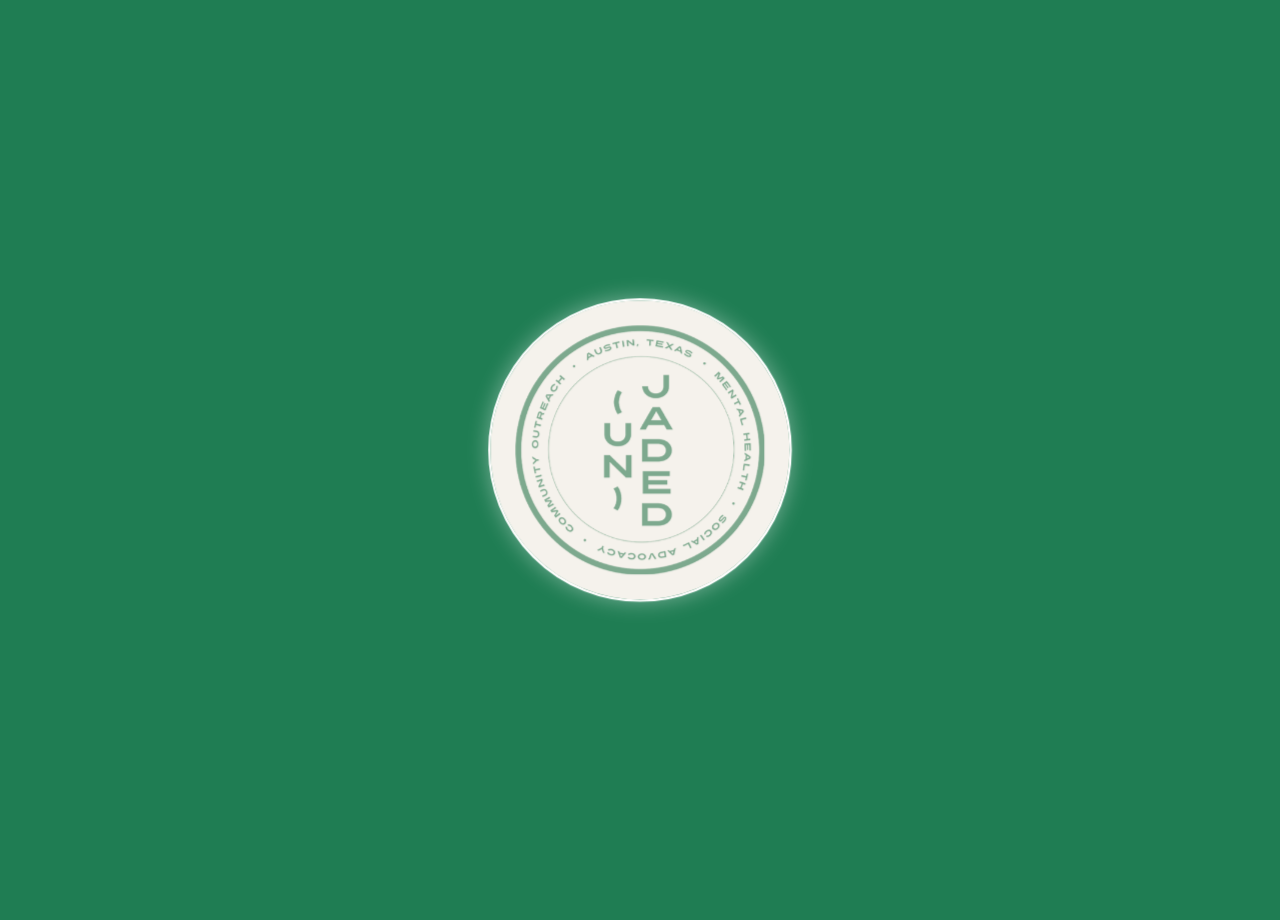
<file: index.html>
<!DOCTYPE html>
<html lang="en">
<head>
  <meta charset="UTF-8">
  <meta name="viewport" content="width=device-width, initial-scale=1.0">
  <title>(un)Jaded</title>
  <link rel="icon" type="image/x-icon" href="assets/UJ-logo/uj-icon.ico">

  <link href="https://fonts.cdnfonts.com/css/turnpike" rel="stylesheet">
  <link href="https://fonts.cdnfonts.com/css/ts-block" rel="stylesheet">
  <link rel="preconnect" href="https://fonts.googleapis.com">
  <link rel="preconnect" href="https://fonts.gstatic.com" crossorigin>
  <link
    href="https://fonts.googleapis.com/css2?family=Alegreya+Sans+SC:ital,wght@0,100;0,300;0,400;0,500;0,700;0,800;0,900;1,100;1,300;1,400;1,500;1,700;1,800;1,900&family=Public+Sans:ital,wght@0,100..900;1,100..900&family=Rubik:ital,wght@0,300..900;1,300..900&display=swap"
    rel="stylesheet">

  <link rel="stylesheet" href="https://cdn.jsdelivr.net/npm/bootstrap-icons@1.13.1/font/bootstrap-icons.min.css">
  <link href="src/styles/common.css" rel="stylesheet" type="text/css">
  <link href="src/styles/home-styles.css" rel="stylesheet" type="text/css"/>
</head>
<body>

<div id="splash-logo">
  <img src="assets/UJ-logo/icon-white.PNG" alt="UJ Logo">
</div>

<!-- Navbar -->
<header id="nav">
  <nav class="navbar">
    <a href="./index.html" class="fade-in-fixed">
      <img src="assets/UJ-logo/icon-white.PNG" alt="UJ Logo" class="logo">
    </a>
    <div class="nav-links fade-in-on-load">
      <div class="dropdown">
        <button class="dropbtn">
          About Us
          <svg class="arrow" width="16" height="16" viewBox="0 0 24 24" fill="none" stroke="white" stroke-width="2"
               stroke-linecap="round" stroke-linejoin="round">
            <path d="M6 9l6 6 6-6"/>
          </svg>
        </button>
        <div class="dropdown-content">
          <a href="what-is-UJ.html">What is UJ?</a>
          <a href="current-directors.html">Current Directors</a>
        </div>
      </div>
      <div class="dropdown">
        <button class="dropbtn">
          Get Involved
          <svg class="arrow" width="16" height="16" viewBox="0 0 24 24" fill="none" stroke="white" stroke-width="2"
               stroke-linecap="round" stroke-linejoin="round">
            <path d="M6 9l6 6 6-6"/>
          </svg>
        </button>
        <div class="dropdown-content">
          <a href="join-UJ.html">Join UJ</a>
          <a href="family-jewels.html">Family Jewels</a>
          <a href="calendar.html">Calendar</a>
        </div>
      </div>
      <a href="workshops-panels.html" class="no-drop">Workshops + Panels</a>
      <a href="resources.html" class="no-drop">Resources</a>
      <a href="community.html" class="no-drop">Community</a>
    </div>

    <!-- Small screens -->
    <div class="hamburger-wrapper">
      <div class="hamburger" onclick="toggleMenu()">
        <div></div>
        <div></div>
        <div></div>
      </div>
      <div id="sideMenu" class="side-menu">
        <div class="menu-separator"></div>
        <ul>
          <li class="hamburger-dropdown">
            <a href="#" onclick="toggleHamburgerDropdown(event)">
              About Us
              <svg class="arrow" width="16" height="16" viewBox="0 0 24 24" fill="none" stroke="white" stroke-width="2"
                   stroke-linecap="round" stroke-linejoin="round">
                <path d="M6 9l6 6 6-6"/>
              </svg>
            </a>
            <ul class="hamburger-submenu">
              <li class="ham-sub-link"><a href="what-is-UJ.html">What is UJ?</a></li>
              <li class="ham-sub-link"><a href="current-directors.html">Current Directors</a></li>
            </ul>
          </li>
          <li class="hamburger-dropdown">
            <a href="#" onclick="toggleHamburgerDropdown(event)">
              Get Involved
              <svg class="arrow" width="16" height="16" viewBox="0 0 24 24" fill="none" stroke="white" stroke-width="2"
                   stroke-linecap="round" stroke-linejoin="round">
                <path d="M6 9l6 6 6-6"/>
              </svg>
            </a>
            <ul class="hamburger-submenu">
              <li class="ham-sub-link"><a href="join-UJ.html">Join UJ</a></li>
              <li class="ham-sub-link"><a href="family-jewels.html">Family Jewels</a></li>
              <li class="ham-sub-link"><a href="calendar.html">Calendar</a></li>
            </ul>
          </li>
          <li class="hamburger-link"><a href="workshops-panels.html">Workshops + Panels</a></li>
          <li class="hamburger-link"><a href="resources.html">Resources</a></li>
          <li class="hamburger-link"><a href="community.html">Community</a></li>
        </ul>
      </div>
      <div id="menuOverlay" class="menu-overlay"></div>
    </div>
  </nav>
</header>

<!-- Hero -->
<div class="hero-section fade-in-on-load">
  <div class="hero-text">
    <h3>The University of Texas at Austin</h3>
    <h1>(un)Jaded</h1>
    <h2>Radical wellness. Open conversation. Good work.</h2>
    <iframe class="spotify" data-testid="embed-iframe"
            src="https://open.spotify.com/embed/playlist/27gxjs3d0S2wsWAAddn0Ex?utm_source=generator&theme=0"
            width="26%" height="200" allowfullscreen=""
            allow="autoplay; clipboard-write; encrypted-media; fullscreen; picture-in-picture" loading="lazy">
    </iframe>
  </div>
</div>

<!-- Description and links -->
<div class="description-section fade-in-on-load">
  <div class="description-wrapper">
    <div class="info">
      <p class="footer-description">
        <em>(un)Jaded</em> is a mental health and service organization intended to destigmatize mental
        health and encourage social advocacy amongst the AAPI community.
      </p>
    </div>

    <div class="social-links">
      <h5>Email</h5>
      <div class="contact-info">
        <a href="mailto:unjadedatx@gmail.com">unjadedatx@gmail.com</a>
      </div>
      <h5>Socials</h5>
      <div class="social-icons">
        <a href="https://instagram.com/unjadedatx?igshid=MmIzYWVlNDQ5Yg==" target="_blank"><i
          class="bi bi-instagram"></i></a>
        <a href="https://open.spotify.com/user/lnje5o1t7q1b5ejgd8rz0ab7b?si=01fbfd8ecbea45c6" target="_blank"><i
          class="bi bi-spotify"></i></a>
        <a href="https://discord.gg/yJpvETWu" target="_blank"><i class="bi bi-discord"></i></a>
      </div>
    </div>
  </div>
</div>
<div id="page-transition" class="active"></div>
<script src="src/scripts/transitions.js"></script>
<script src="src/scripts/nav-behavior.js"></script>
</body>
</html>
</file>
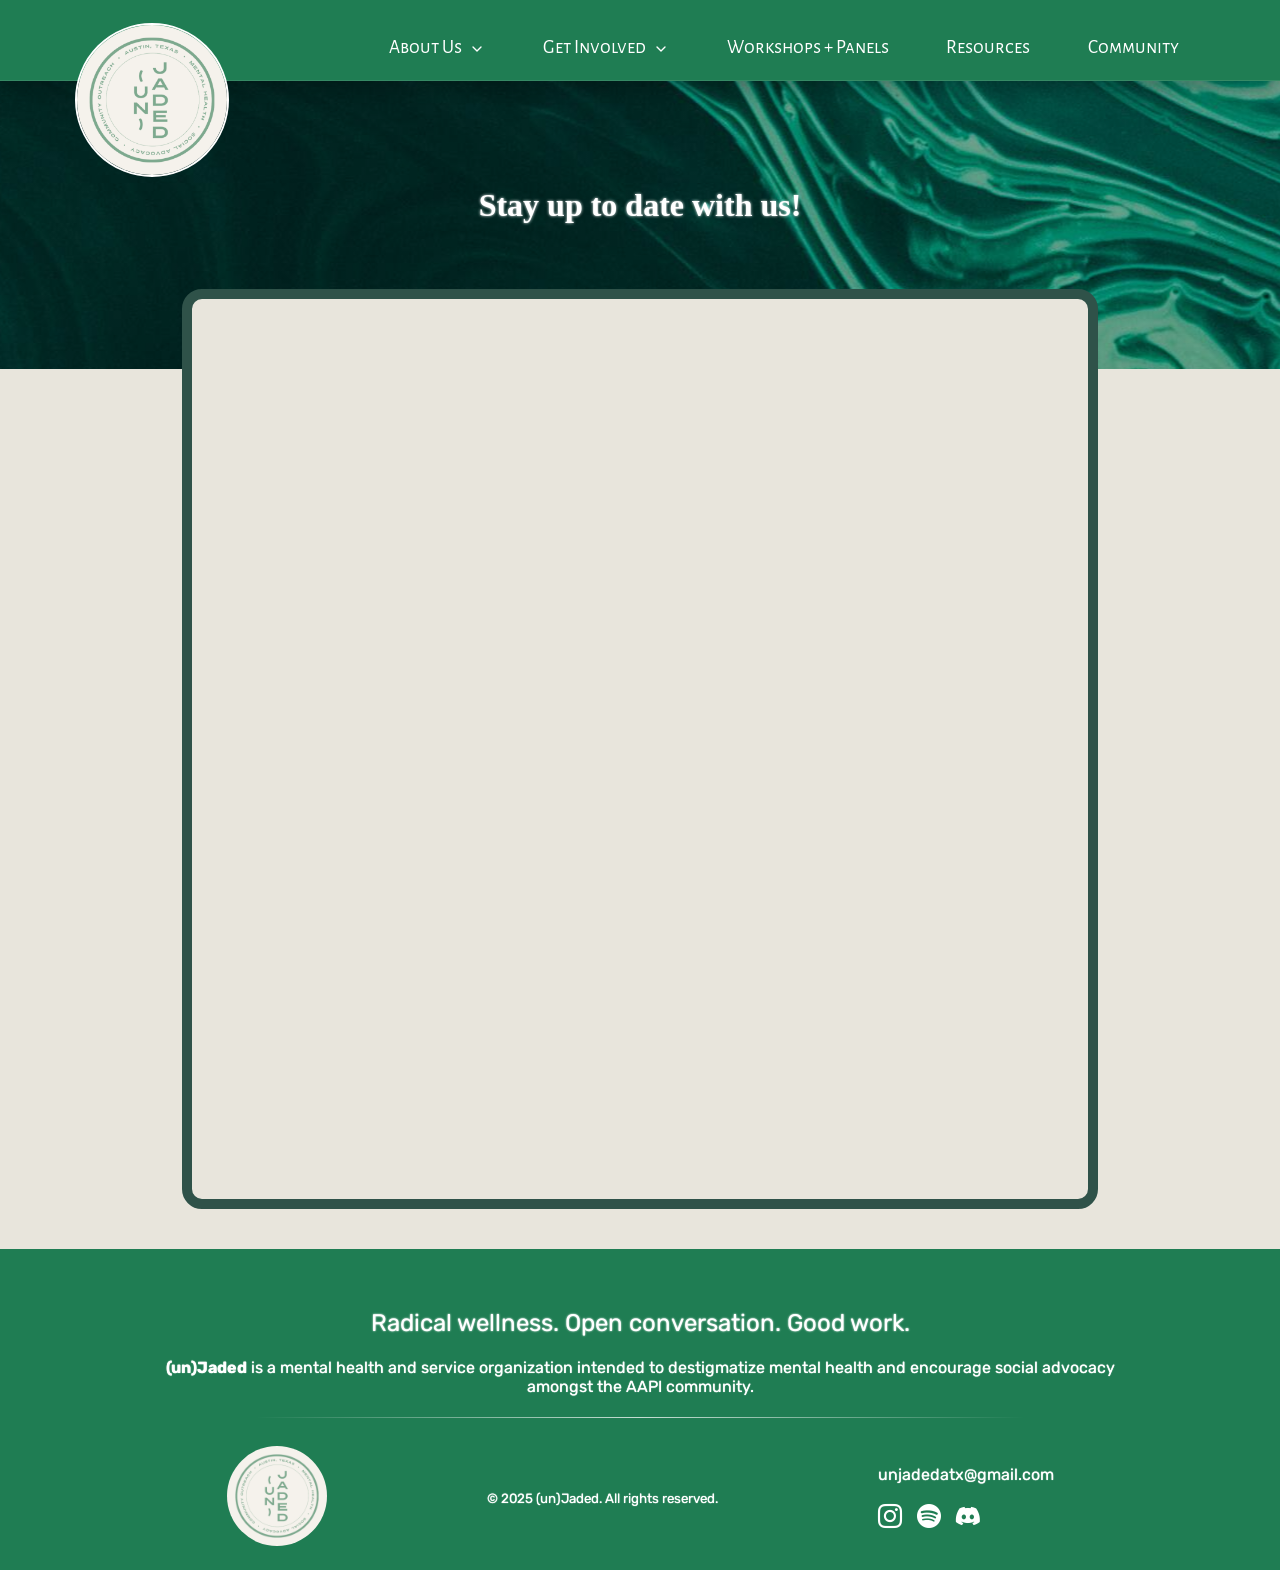
<file: calendar.html>
<!DOCTYPE html>
<html lang="en">
<head>
  <meta charset="UTF-8">
  <meta name="viewport" content="width=device-width, initial-scale=1.0">
  <title>Calendar | (un)Jaded</title>
  <link rel="icon" type="image/x-icon" href="assets/UJ-logo/uj-icon.ico">

  <link href="https://fonts.cdnfonts.com/css/turnpike" rel="stylesheet">
  <link href="https://fonts.cdnfonts.com/css/ts-block" rel="stylesheet">
  <link rel="preconnect" href="https://fonts.googleapis.com">
  <link rel="preconnect" href="https://fonts.gstatic.com" crossorigin>
  <link
    href="https://fonts.googleapis.com/css2?family=Alegreya+Sans+SC:ital,wght@0,100;0,300;0,400;0,500;0,700;0,800;0,900;1,100;1,300;1,400;1,500;1,700;1,800;1,900&family=Public+Sans:ital,wght@0,100..900;1,100..900&family=Rubik:ital,wght@0,300..900;1,300..900&display=swap"
    rel="stylesheet">

  <link rel="stylesheet" href="https://cdn.jsdelivr.net/npm/bootstrap-icons@1.13.1/font/bootstrap-icons.min.css">
  <link href="src/styles/common.css" rel="stylesheet" type="text/css">
  <link href="src/styles/calendar-styles.css" rel="stylesheet" type="text/css"/>
</head>
<body>

<!-- Navbar -->
<header id="nav">
  <nav class="navbar">
    <a href="index.html" class="fade-in-fixed">
      <img src="assets/UJ-logo/icon-white.PNG" alt="UJ Logo" class="logo">
    </a>
    <div class="nav-links fade-in-on-load">
      <div class="dropdown">
        <button class="dropbtn">
          About Us
          <svg class="arrow" width="16" height="16" viewBox="0 0 24 24" fill="none" stroke="white" stroke-width="2"
               stroke-linecap="round" stroke-linejoin="round">
            <path d="M6 9l6 6 6-6"/>
          </svg>
        </button>
        <div class="dropdown-content">
          <a href="what-is-UJ.html">What is UJ?</a>
          <a href="current-directors.html">Current Directors</a>
        </div>
      </div>
      <div class="dropdown">
        <button class="dropbtn">
          Get Involved
          <svg class="arrow" width="16" height="16" viewBox="0 0 24 24" fill="none" stroke="white" stroke-width="2"
               stroke-linecap="round" stroke-linejoin="round">
            <path d="M6 9l6 6 6-6"/>
          </svg>
        </button>
        <div class="dropdown-content">
          <a href="join-UJ.html">Join UJ</a>
          <a href="family-jewels.html">Family Jewels</a>
          <a href="./calendar.html">Calendar</a>
        </div>
      </div>
      <a href="workshops-panels.html" class="no-drop">Workshops + Panels</a>
      <a href="resources.html" class="no-drop">Resources</a>
      <a href="community.html" class="no-drop">Community</a>
    </div>

    <!-- Small screens -->
    <div class="hamburger-wrapper">
      <div class="hamburger" onclick="toggleMenu()">
        <div></div>
        <div></div>
        <div></div>
      </div>
      <div id="sideMenu" class="side-menu">
        <div class="menu-separator"></div>
        <ul>
          <li class="hamburger-dropdown">
            <a href="#" onclick="toggleHamburgerDropdown(event)">
              About Us
              <svg class="arrow" width="16" height="16" viewBox="0 0 24 24" fill="none" stroke="white" stroke-width="2"
                   stroke-linecap="round" stroke-linejoin="round">
                <path d="M6 9l6 6 6-6"/>
              </svg>
            </a>
            <ul class="hamburger-submenu">
              <li class="ham-sub-link"><a href="what-is-UJ.html">What is UJ?</a></li>
              <li class="ham-sub-link"><a href="current-directors.html">Current Directors</a></li>
            </ul>
          </li>
          <li class="hamburger-dropdown">
            <a href="#" onclick="toggleHamburgerDropdown(event)">
              Get Involved
              <svg class="arrow" width="16" height="16" viewBox="0 0 24 24" fill="none" stroke="white" stroke-width="2"
                   stroke-linecap="round" stroke-linejoin="round">
                <path d="M6 9l6 6 6-6"/>
              </svg>
            </a>
            <ul class="hamburger-submenu">
              <li class="ham-sub-link"><a href="join-UJ.html">Join UJ</a></li>
              <li class="ham-sub-link"><a href="family-jewels.html">Family Jewels</a></li>
              <li class="ham-sub-link"><a href="./calendar.html">Calendar</a></li>
            </ul>
          </li>
          <li class="hamburger-link"><a href="workshops-panels.html">Workshops + Panels</a></li>
          <li class="hamburger-link"><a href="resources.html">Resources</a></li>
          <li class="hamburger-link"><a href="community.html">Community</a></li>
        </ul>
      </div>
      <div id="menuOverlay" class="menu-overlay"></div>
    </div>
  </nav>
</header>

<div class="calendar-title fade-in-on-load">
  <h1>
    Stay up to date with us!
  </h1>
</div>

<div class="calendar-container fade-in-on-load">
  <iframe
    class="calendar"
    src="https://calendar.google.com/calendar/embed?height=600&wkst=1&ctz=America%2FNew_York&showPrint=0&showTz=0&src=MjY4OTc3NDIwNWU1YjE0YzAzNDJhNThmNDMyNjhkZjYzYjJjMWFlNmUzZWYxNzdmYzMxMTUyNjM5MTdlMDIxY0Bncm91cC5jYWxlbmRhci5nb29nbGUuY29t&color=%23afc3aa">
  </iframe>
</div>

<footer class="fade-in-on-load">
  <h2>Radical wellness. Open conversation. Good work.</h2>
  <h4><b>(un)Jaded</b> is a mental health and service organization intended to destigmatize mental health and encourage
    social
    advocacy amongst the AAPI community.</h4>
  <hr>
  <div class="footer-container">
    <a href="index.html">
      <img src="assets/UJ-logo/icon-white.PNG" alt="(un)Jaded logo">
    </a>
    <small class="copyright">&copy; 2025 (un)Jaded. All rights reserved.</small>
    <div class="contact-container">
      <a href="mailto:unjadedatx@gmail.com" class="email">unjadedatx@gmail.com</a>
      <div class="social-icons">
        <a href="https://instagram.com/unjadedatx?igshid=MmIzYWVlNDQ5Yg==" target="_blank"><i
          class="bi bi-instagram"></i></a>
        <a href="https://open.spotify.com/user/lnje5o1t7q1b5ejgd8rz0ab7b?si=01fbfd8ecbea45c6" target="_blank"><i
          class="bi bi-spotify"></i></a>
        <a href="https://discord.gg/yJpvETWu" target="_blank"><i class="bi bi-discord"></i></a>
      </div>
    </div>
  </div>
  <small class="copyright-sm">&copy; 2025 (un)Jaded. All rights reserved.</small>
</footer>

<div id="page-transition" class="active"></div>
<script src="src/scripts/transitions.js"></script>
<script src="src/scripts/nav-behavior.js"></script>
</body>
</html>
</file>
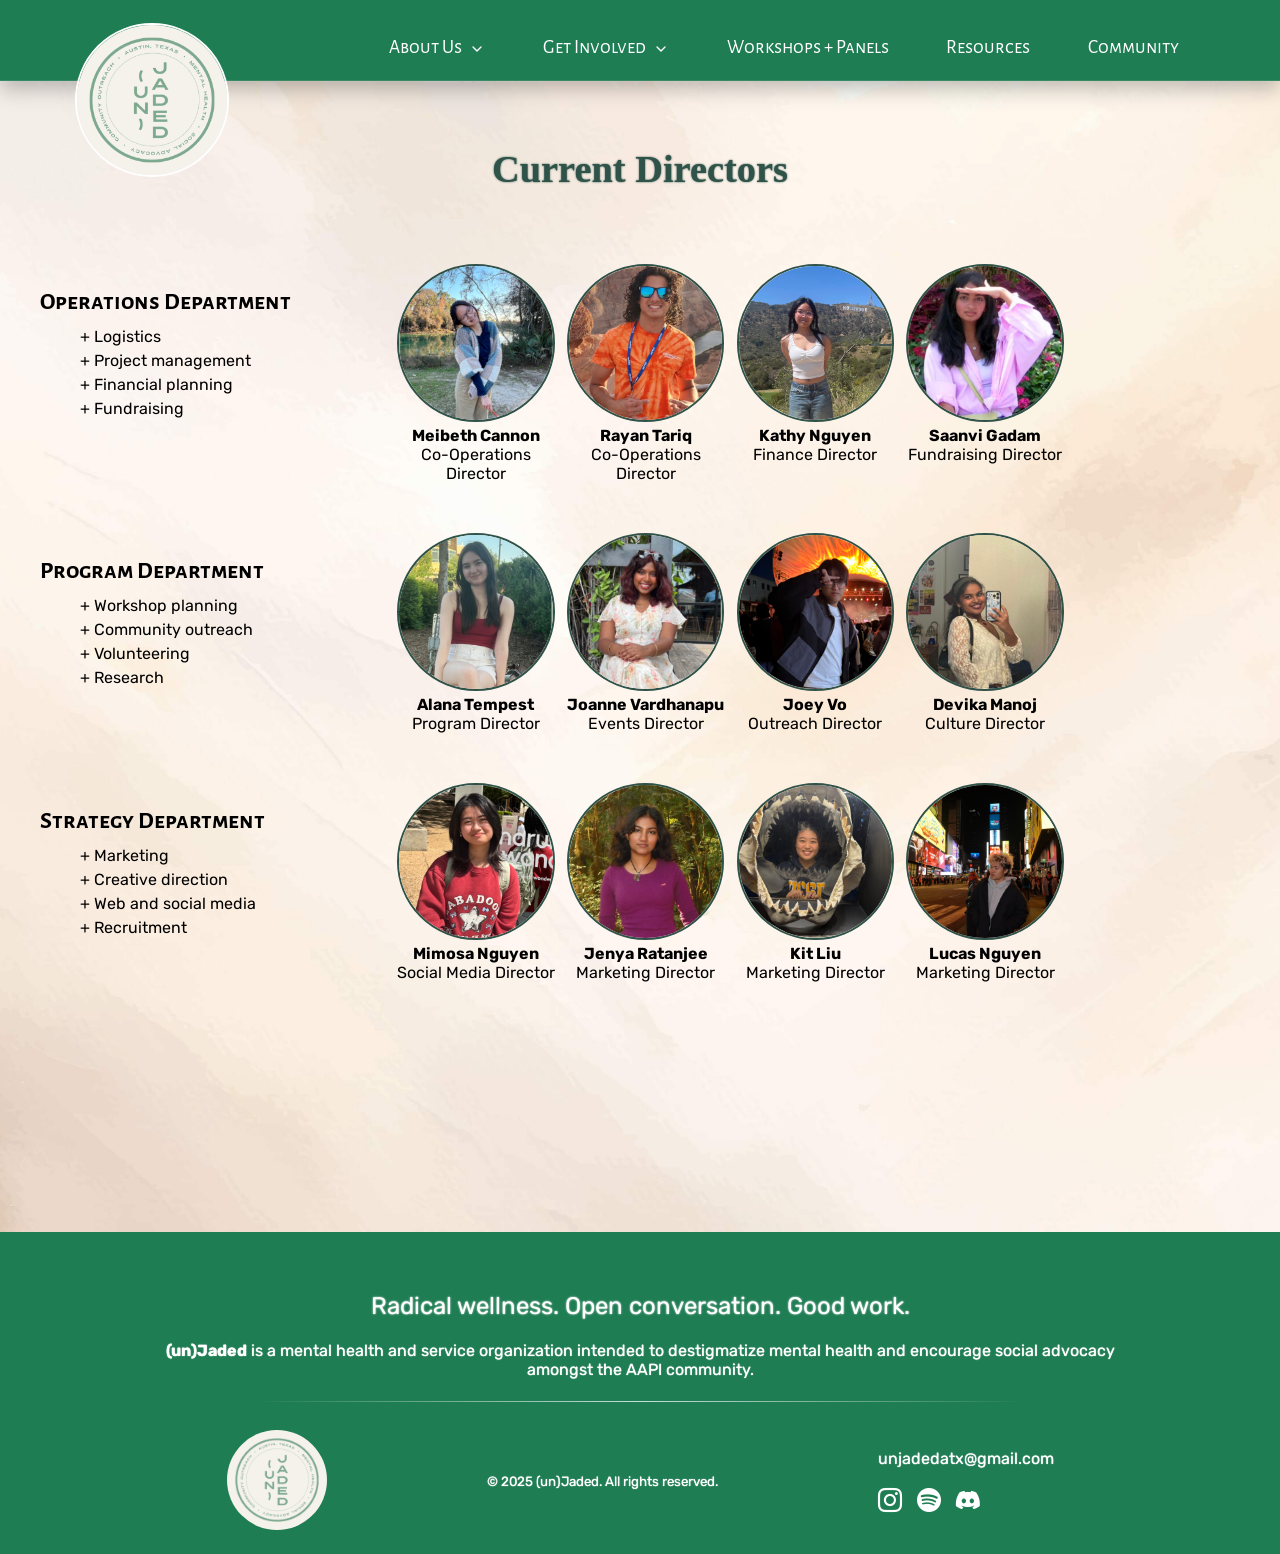
<file: current-directors.html>
<!DOCTYPE html>
<html lang="en">
<head>
  <meta charset="UTF-8">
  <meta name="viewport" content="width=device-width, initial-scale=1.0">
  <title>Current Directors | (un)Jaded</title>
  <link rel="icon" type="image/x-icon" href="assets/UJ-logo/uj-icon.ico">

  <link href="https://fonts.cdnfonts.com/css/turnpike" rel="stylesheet">
  <link href="https://fonts.cdnfonts.com/css/ts-block" rel="stylesheet">
  <link rel="preconnect" href="https://fonts.googleapis.com">
  <link rel="preconnect" href="https://fonts.gstatic.com" crossorigin>
  <link
    href="https://fonts.googleapis.com/css2?family=Alegreya+Sans+SC:ital,wght@0,100;0,300;0,400;0,500;0,700;0,800;0,900;1,100;1,300;1,400;1,500;1,700;1,800;1,900&family=Public+Sans:ital,wght@0,100..900;1,100..900&family=Rubik:ital,wght@0,300..900;1,300..900&display=swap"
    rel="stylesheet">

  <link rel="stylesheet" href="https://cdn.jsdelivr.net/npm/bootstrap-icons@1.13.1/font/bootstrap-icons.min.css">
  <link href="src/styles/common.css" rel="stylesheet" type="text/css">
  <link href="src/styles/current-directors-styles.css" rel="stylesheet" type="text/css"/>
</head>
<body>

<!-- Navbar -->
<header id="nav">
  <nav class="navbar">
    <a href="index.html" class="fade-in-fixed">
      <img src="assets/UJ-logo/icon-white.PNG" alt="UJ Logo" class="logo">
    </a>
    <div class="nav-links fade-in-on-load">
      <div class="dropdown">
        <button class="dropbtn">
          About Us
          <svg class="arrow" width="16" height="16" viewBox="0 0 24 24" fill="none" stroke="white" stroke-width="2"
               stroke-linecap="round" stroke-linejoin="round">
            <path d="M6 9l6 6 6-6"/>
          </svg>
        </button>
        <div class="dropdown-content">
          <a href="what-is-UJ.html">What is UJ?</a>
          <a href="./current-directors.html">Current Directors</a>
        </div>
      </div>
      <div class="dropdown">
        <button class="dropbtn">
          Get Involved
          <svg class="arrow" width="16" height="16" viewBox="0 0 24 24" fill="none" stroke="white" stroke-width="2"
               stroke-linecap="round" stroke-linejoin="round">
            <path d="M6 9l6 6 6-6"/>
          </svg>
        </button>
        <div class="dropdown-content">
          <a href="join-UJ.html">Join UJ</a>
          <a href="family-jewels.html">Family Jewels</a>
          <a href="calendar.html">Calendar</a>
        </div>
      </div>
      <a href="workshops-panels.html" class="no-drop">Workshops + Panels</a>
      <a href="resources.html" class="no-drop">Resources</a>
      <a href="community.html" class="no-drop">Community</a>
    </div>

    <!-- Small screens -->
    <div class="hamburger-wrapper">
      <div class="hamburger" onclick="toggleMenu()">
        <div></div>
        <div></div>
        <div></div>
      </div>
      <div id="sideMenu" class="side-menu">
        <div class="menu-separator"></div>
        <ul>
          <li class="hamburger-dropdown">
            <a href="#" onclick="toggleHamburgerDropdown(event)">
              About Us
              <svg class="arrow" width="16" height="16" viewBox="0 0 24 24" fill="none" stroke="white" stroke-width="2"
                   stroke-linecap="round" stroke-linejoin="round">
                <path d="M6 9l6 6 6-6"/>
              </svg>
            </a>
            <ul class="hamburger-submenu">
              <li class="ham-sub-link"><a href="what-is-UJ.html">What is UJ?</a></li>
              <li class="ham-sub-link"><a href="./current-directors.html">Current Directors</a></li>
            </ul>
          </li>
          <li class="hamburger-dropdown">
            <a href="#" onclick="toggleHamburgerDropdown(event)">
              Get Involved
              <svg class="arrow" width="16" height="16" viewBox="0 0 24 24" fill="none" stroke="white" stroke-width="2"
                   stroke-linecap="round" stroke-linejoin="round">
                <path d="M6 9l6 6 6-6"/>
              </svg>
            </a>
            <ul class="hamburger-submenu">
              <li class="ham-sub-link"><a href="join-UJ.html">Join UJ</a></li>
              <li class="ham-sub-link"><a href="family-jewels.html">Family Jewels</a></li>
              <li class="ham-sub-link"><a href="calendar.html">Calendar</a></li>
            </ul>
          </li>
          <li class="hamburger-link"><a href="workshops-panels.html">Workshops + Panels</a></li>
          <li class="hamburger-link"><a href="resources.html">Resources</a></li>
          <li class="hamburger-link"><a href="community.html">Community</a></li>
        </ul>
      </div>
      <div id="menuOverlay" class="menu-overlay"></div>
    </div>
  </nav>
</header>

<!-- Director Info -->
<div class="directors-section fade-in-on-load">
  <h1>Current Directors</h1>

  <div class="directors">
    <!-- Operations department -->
    <h3 class="operations-title">
      Operations Department
      <br>
      <em>Logistics • Project management • Financial planning • Fundraising</em>
    </h3>
    <div class="department-header-operations">
      <h3>Operations Department</h3>
      <ul>
        <li>Logistics</li>
        <li>Project management</li>
        <li>Financial planning</li>
        <li>Fundraising</li>
      </ul>
    </div>
    <div class="director-1 tooltip">
      <img src="assets/directors/meibeth.png" alt="Meibeth Cannon" class="director-image">
      <div class="name">Meibeth Cannon</div>
      <div class="title">Co-Operations Director</div>
      <div class="tooltip-text meibeth">
        <p>Meibeth (she/her) is a fourth-year Government, Humanities, and Asian American Studies major with a passion for 
          human rights and social justice. Inspired by community renewal, personal freedom, and a hope for a more mindful 
          world, she aims to foster greater respect around mental health care. As a Chinese American and a mental health 
          advocate, she seeks to dive into the intersectionality of the two to develop a greater understanding of her own 
          heritage and to encourage vulnerability among the (un)Jaded community, especially concerning underrepresented 
          struggles within mental health.</p>
        <p>Areas of interest: exploring nature, music, cloud watching, crocheting</p>
      </div>
    </div>
    <div class="director-2 tooltip">
      <img src="assets/directors/rayan.png" alt="Rayan Tariq" class="director-image">
      <div class="name">Rayan Tariq</div>
      <div class="title">Co-Operations Director</div>
      <div class="tooltip-text rayan">
        <p>Rayan (he/him) is a second-year Geosystems Engineering and Hydrogeology major, and he has a passion for learning 
          about other perspectives in life. He joined (un)Jaded because he wanted to find a community of students his age that 
          he could openly talk to about mental health topics. He also struggles with feeling very detached from his Asian 
          culture, and wanted to try to understand more. As a director, he wants to make this organization a place where all 
          people can feel welcomed with open arms and have a place to destress after long college days.</p>
        <p>Areas of interest: being outdoors, criminal psychology videos, cooking, listening to music</p>
      </div>
    </div>
    <div class="director-3 tooltip">
      <img src="assets/directors/kathy.jpeg" alt="Kathy Nguyen" class="director-image">
      <div class="name">Kathy Nguyen</div>
      <div class="title">Finance Director</div>
      <div class="tooltip-text kathy">
        <p>Kathy (she/her) is a fourth-year Computational Biology major passionate about social advocacy and
          destigmatizing mental health in Asian communities. Inspired by the power of vulnerability and collective
          healing, she hopes to spark conversations that normalize mental health struggles and uplift underrepresented
          voices. She seeks to foster inclusive spaces within (un)Jaded that encourage open conversation, compassion,
          and support, while building stronger connections across communities.</p>
         <p>Areas of interest: being outdoors, criminal psychology videos, cooking, listening to music</p>
       </div>
    </div>
    <div class="director-4 tooltip">
      <img src="assets/directors/saanvi.png" alt="Saanvi Gadam" class="director-image">
      <div class="name">Saanvi Gadam</div>
      <div class="title">Fundraising Director</div>
      <div class="tooltip-text saanvi">
        <p>Saanvi (she/her) is a second-year studying Biology and Urban Studies, passionate about community building and 
          social engagement. Initially, she joined (un)Jaded to find a space for open discussion about vulnerabilities within 
          the Asian American community, and as a director, she would like to continue having these difficult conversations. 
          Through fundraising for (un)Jaded, she hopes to not only keep this org alive but also to create meaningful 
          connections within its membership and with AAPI community leaders around Austin.</p>
        <p>Areas of interest: rnb music, fashion, language, board games, flowers</p>
      </div>
    </div>

    <!-- Program department -->
    <h3 class="program-title">
      Program Department
      <br>
      <em>Workshop planning • Community outreach • Volunteering • Research</em>
    </h3>
    <div class="department-header-program">
      <h3>Program Department</h3>
      <ul>
        <li>Workshop planning</li>
        <li>Community outreach</li>
        <li>Volunteering</li>
        <li>Research</li>
      </ul>
    </div>
    <div class="director-5 tooltip">
      <img src="assets/directors/alana.png" alt="Alana Tempest" class="director-image">
      <div class="name">Alana Tempest</div>
      <div class="title">Program Director</div>
      <div class="tooltip-text alana">
        <p>Alana (she/her) is a second-year Psychology and Human Development & Family Sciences major. She joined (un)Jaded 
          because she wanted to learn more about different cultures and be a part of a space that encourages vulnerability 
          and authenticity. As a director, she wants to foster discussions about mental health and AAPI issues and is 
          looking forward to meeting everyone!</p>
        <p>Areas of interest: crocheting, kpop, listening to music, watching youtube</p>
      </div>
    </div>
    <div class="director-6 tooltip">
      <img src="assets/directors/joanne.png" alt="Joanne Vardhanapu" class="director-image">
      <div class="name">Joanne Vardhanapu</div>
      <div class="title">Events Director</div>
      <div class="tooltip-text joanne">
        <p>Joanne (she/her) is a second-year Mathematics and Statistics and Data Science student. She joined (un)Jaded because
          she loves learning about different cultures and how they intersect with societal issues, and she wanted the 
          opportunity to have open discussions with other like-minded people. As a director, she hopes to organize meaningful 
          events that engage people and keep our wonderful org running smoothly.</p>
        <p>Areas of interest: anything artsy, reading/writing, baking/cooking, playing music</p>
      </div>
    </div>
    <div class="director-7 tooltip">
      <img src="assets/directors/joey.png" alt="Joey Vo" class="director-image">
      <div class="name">Joey Vo</div>
      <div class="title">Outreach Director</div>
      <div class="tooltip-text joey">
        <p>Joey (he/him) is a fourth year Chemistry major with an interest in trying to destigmatize and open the conversation 
          on mental health, especially in the Asian American community. He joined (un)jaded because he felt that he could 
          have conversations about mental health without any judgement, and he found a beautiful community with so many great 
          people. As a director, he's hoping to provide more opportunities to contribute back to the city of Austin for 
          everyone!</p>
        <p>Areas of interest: sports, cooking,  video games, going outdoors, crosswords, trivia, cars</p>
      </div>
    </div>
    <div class="director-8 tooltip">
      <img src="assets/directors/devika.png" alt="Devika Manoj" class="director-image">
      <div class="name">Devika Manoj</div>
      <div class="title">Culture Director</div>
      <div class="tooltip-text devika">
        <p>Devika (she/her) is a third-year health and society major on the pre-PA track. She joined (un)Jaded to be part of an org that 
          advocates for the destigmatization of mental health and creates a space for open, meaningful conversations within the AAPI community. 
          She's excited to help foster a community where mental health is more openly discussed, understood, and supported. By being a 
          director, she is hoping to help people create long-lasting meaningful relationships.</p>
        <p>Areas of interest: dancing, music, baking, watching movies</p>
      </div>
    </div>

    <!-- Strategy department -->
    <h3 class="strategy-title">
      Strategy Department
      <br>
      <em>Marketing • Creative direction • Web and social media • Recruitment</em>
    </h3>
    <div class="department-header-strategy">
      <h3>Strategy Department</h3>
      <ul>
        <li>Marketing</li>
        <li>Creative direction</li>
        <li>Web and social media</li>
        <li>Recruitment</li>
      </ul>
    </div>
    <div class="director-9 tooltip">
      <img src="assets/directors/mim.png" alt="Mimosa Nguyen" class="director-image">
      <div class="name">Mimosa Nguyen</div>
      <div class="title">Social Media Director</div>
      <div class="tooltip-text mim">
        <p>Mim (any pronouns) is a second year psychology major on the pre-med track with a passion for mental health and 
          social advocacy. They joined (un)Jaded because of the safe space it provided for people to be vulnerable, and it 
          helped them find close friendships they wouldn’t find anywhere else. As a director, they hope to build upon this 
          foundation to help other people connect to their culture, start conversations about the issues that are deeply 
          engrained in our society that impact us everyday, and have a place where they can create positive connections and 
          bonds.</p>
        <p>Areas of interest: art (or anything creative really), music, nature, games, and trying new foods</p>
      </div>
    </div>
    <div class="director-10 tooltip">
      <img src="assets/directors/jenya.png" alt="Jenya Ratanjee" class="director-image">
      <div class="name">Jenya Ratanjee</div>
      <div class="title">Marketing Director</div>
      <div class="tooltip-text jenya">
        <p>Jenya (she/her) is a second year psychology major with an interest in mental health and social advocacy. She is 
          proud to be part of the (un)Jaded community, and through her role as a director this year, she hopes to cultivate 
          a safe space for herself and others to connect to their roots while deconstructing the issues they face within 
          our communities. She believes that there is great power in open conversation and connection, and through doing so 
          we can develop lifelong skills and strategies, forging a better path for ourselves and others.</p>
        <p>Areas of interest: anything creative, reading, and nature</p>
      </div>
    </div>
    <div class="director-11 tooltip">
      <img src="assets/directors/kit.png" alt="Kit Liu" class="director-image">
      <div class="name">Kit Liu</div>
      <div class="title">Marketing Director</div>
      <div class="tooltip-text kit">
        <p>Kit (they/them) is a a senior Psychology BS; they hope to create community, destigmatize mental health, and 
          facilitate a space where people can openly share ideas. They love that (un)Jaded is a place with so many different 
          perspectives and wonderful people, and they really love this community.</p>
        <p>Areas of interest: art, music, dance, watching youtube, and anime</p>
      </div>
    </div>
    <div class="director-12 tooltip">
      <img src="assets/directors/lucas.png" alt="Lucan Nguyen" class="director-image">
      <div class="name">Lucas Nguyen</div>
      <div class="title">Marketing Director</div>
      <div class="tooltip-text lucas">
        <p>Lucas (he/him) is a second year Informatics major interested in design, mental health, and AAPI culture. He first 
          joined (un)Jaded looking to find likeminded people who shared similar interests and experiences as himself, and he 
          is glad to have found them here. Now as a director, he is excited to welcome anyone who is looking for a space that 
          values community, inclusivity, and mental health advocacy.</p>
        <p>Areas of interest: art, design, music + concerts, dc, fashion, photography, video games, thrifting, vinyl collecting</p>
      </div>
    </div>
  </div>

  <!-- Director info for small screens -->
  <div class="directors-sm">
    <!-- Operations department -->
    <h3>Operations Department</h3>
    <h5 class="department-description">Logistics • Project management • Financial planning • Fundraising</h5>
    <div class="director-sm">
      <img src="assets/directors/meibeth.png" alt="Meibeth Cannon" class="director-image">
      <div class="name">Meibeth Cannon</div>
      <div class="title">Co-Operations Director</div>
      <div class="tooltip-text">
        <p>Meibeth (she/her) is a fourth-year Government, Humanities, and Asian American Studies student with a passion 
          for human rights and social justice. Inspired by community renewal, personal freedom, and a hope for a more 
          mindful world, she aims to foster greater respect around mental health care. As a Chinese American and a mental 
          health advocate, she seeks to dive into the intersectionality of the two to develop a greater understanding of 
          her own heritage and to encourage vulnerability among the (un)Jaded community, especially concerning 
          underrepresented struggles within mental health.</p>
        <p>Areas of interest: exploring nature, music, cloud watching, crocheting</p>
      </div>
    </div>
    <div class="director-sm">
      <img src="assets/directors/rayan.png" alt="Rayan Tariq" class="director-image">
      <div class="name">Rayan Tariq</div>
      <div class="title">Co-Operations Director</div>
      <div class="tooltip-text">
        <p>Rayan (he/him) is a second-year Geosystems Engineering and Hydrogeology major, and he has a passion 
          for learning about other perspectives in life. He joined (un)Jaded because he wanted to find a 
          community of students his age that he could openly talk to about mental health topics. 
          He also struggles with feeling very detached from his Asian culture, and wanted to try to understand more. 
          As a director, he wants to make this organization a place where all people can feel welcomed with 
          open arms and have a place to destress after long college days.</p>
        <p>Areas of interest: being outdoors, criminal psychology videos, cooking, listening to music</p>
      </div>
    </div>
    <div class="director-sm">
      <img src="assets/directors/kathy.jpeg" alt="Kathy Nguyen" class="director-image">
      <div class="name">Kathy Nguyen</div>
      <div class="title">Finance Director</div>
      <div class="tooltip-text">
        <p>Kathy (she/her) is a fourth-year Computational Biology major passionate about social advocacy and
          destigmatizing mental health in Asian communities. Inspired by the power of vulnerability and collective
          healing, she hopes to spark conversations that normalize mental health struggles and uplift underrepresented
          voices. She seeks to foster inclusive spaces within (un)Jaded that encourage open conversation, compassion,
          and support, while building stronger connections across communities.</p>
        <p>Areas of interest: being outdoors, criminal psychology videos, cooking, listening to music</p>
      </div>
    </div>
    <div class="director-sm">
      <img src="assets/directors/saanvi.png" alt="Saanvi Gadam" class="director-image">
      <div class="name">Saanvi Gadam</div>
      <div class="title">Fundraising Director</div>
      <div class="tooltip-text">
        <p>Saanvi (she/her) is a second-year studying Biology and Urban Studies, passionate about community 
          building and social engagement. Initially, she joined (un)Jaded to find a space for open discussion 
          about vulnerabilities within the Asian American community, and as a director, she would like to continue 
          having these difficult conversations. Through fundraising for (un)Jaded, she hopes to not only keep this 
          org alive but also to create meaningful connections within its membership and with AAPI community leaders 
          around Austin.</p>
        <p>Areas of interest: rnb music, fashion, language, board games, flowers</p>
      </div>
    </div>

    <!-- Program department -->
    <h3>Program Department</h3>
    <h5 class="department-description">Workshop planning • Community outreach • Volunteering • Research</h5>
    <div class="director-sm">
      <img src="assets/directors/alana.png" alt="Alana Tempest" class="director-image">
      <div class="name">Alana Tempest</div>
      <div class="title">Program Director</div>
      <div class="tooltip-text">
        <p>Alana (she/her) is a second-year Psychology and Human Development & Family Sciences major. She joined (un)Jaded 
          because she wanted to learn more about different cultures and be a part of a space that encourages vulnerability 
          and authenticity. As a director, she wants to foster discussions about mental health and AAPI issues and is 
          looking forward to meeting everyone!</p>
        <p>Areas of interest: crocheting, kpop, listening to music, watching youtube</p>
      </div>
    </div>
    <div class="director-sm">
      <img src="assets/directors/joanne.png" alt="Joanne Vardhanapu" class="director-image">
      <div class="name">Joanne Vardhanapu</div>
      <div class="title">Events Director</div>
      <div class="tooltip-text">
        <p>Joanne (she/her) is a second-year Mathematics and Statistics and Data Science student. She joined (un)Jaded 
          because she loves learning about different cultures and how they intersect with societal issues, and she wanted 
          the opportunity to have open discussions with other like-minded people. As a director, she hopes to organize 
          meaningful events that engage people and keep our wonderful org running smoothly.</p>
        <p>Areas of interest: anything artsy, reading/writing, baking/cooking, playing music</p>
      </div>
    </div>
    <div class="director-sm">
      <img src="assets/directors/joey.png" alt="Joey Vo" class="director-image">
      <div class="name">Joey Vo</div>
      <div class="title">Outreach Director</div>
      <div class="tooltip-text">
        <p>Joey (he/him) is a fourth year Chemistry major with an interest in trying to destigmatize and open the 
          conversation on mental health, especially in the Asian American community. He joined (un)jaded because he felt 
          that he could have conversations about mental health without any judgement, and he found a beautiful community 
          with so many great people. As a director, he's hoping to provide more opportunities to contribute back to the 
          city of Austin for everyone!</p>
        <p>Areas of interest: sports, cooking, video games, going outdoors, crosswords, trivia, cars</p>
      </div>
    </div>
    <div class="director-sm">
      <img src="assets/directors/devika.png" alt="Devika Manoj" class="director-image">
      <div class="name">Devika Manoj</div>
      <div class="title">Culture Director</div>
      <div class="tooltip-text">
        <p>Devika (she/her) is a third-year health and society major on the pre-PA track. She joined (un)Jaded to be part of an org that 
          advocates for the destigmatization of mental health and creates a space for open, meaningful conversations within the AAPI community. 
          She's excited to help foster a community where mental health is more openly discussed, understood, and supported. By being a 
          director, she is hoping to help people create long-lasting meaningful relationships.</p>
        <p>Areas of interest: dancing, music, baking, watching movies</p>
      </div>
    </div>

    <!-- Strategy department -->
    <h3>Strategy Department</h3>
    <h5 class="department-description">Marketing • Creative direction • Web and social media • Recruitment</h5>
    <div class="director-sm">
      <img src="assets/directors/mim.png" alt="Mimosa Nguyen" class="director-image">
      <div class="name">Mimosa Nguyen</div>
      <div class="title">Social Media Director</div>
      <div class="tooltip-text">
        <p>Mim (any pronouns) is a second year psychology major on the pre-med track with a passion for mental health and social advocacy. She joined (un)Jaded because of the safe space it provided for people to be vulnerable, and it helped her find close friendships she wouldn’t find anywhere else. As a director, she hopes to build upon this foundation to help other people connect to their culture, start conversations about the issues that are deeply engrained in our society that impact us everyday, and have a place where they can create positive connections and bonds.</p>
        <p>Areas of interest: art (or anything creative really), music, nature, games, and trying new foods</p>
      </div>
    </div>
    <div class="director-sm">
      <img src="assets/directors/jenya.png" alt="Jenya Ratanjee" class="director-image">
      <div class="name">Jenya Ratanjee</div>
      <div class="title">Marketing Director</div>
      <div class="tooltip-text">
        <p>Jenya (she/her) is a second year psychology major with an interest in mental health and social advocacy. She is proud to be part of the (un)Jaded community, and through her role as a director this year, she hopes to cultivate a safe space for herself and others to connect to their roots while deconstructing the issues they face within our communities. She believes that there is great power in open conversation and connection, and through doing so we can develop lifelong skills and strategies, forging a better path for ourselves and others.</p>
        <p>Areas of interest: anything creative, reading, and nature</p>
      </div>
    </div>
    <div class="director-sm">
      <img src="assets/directors/kit.png" alt="Kit Liu" class="director-image">
      <div class="name">Kit Liu</div>
      <div class="title">Marketing Director</div>
      <div class="tooltip-text">
        <p>Kit (they/them) is a a senior Psychology BS; they hope to create community, destigmatize mental health, and facilitate a space where people can openly share ideas. They love that unjaded is a place with so many different perspectives and wonderful people, and they really love this community.</p>
        <p>Areas of interest: art, music, dance, watching youtube, and anime</p>
      </div>
    </div>
    <div class="director-sm">
      <img src="assets/directors/lucas.png" alt="Lucas Nguyen" class="director-image">
      <div class="name">Lucas Nguyen</div>
      <div class="title">Marketing Director</div>
      <div class="tooltip-text">
        <p>Lucas (he/him) is a second year Informatics major interested in design, mental health, and AAPI culture. He first joined (un)Jaded looking to find likeminded people who shared similar interests and experiences as himself, and he is glad to have found them here. Now as a director, he is excited to welcome anyone who is looking for a space that values community, inclusivity, and mental health advocacy.</p>
        <p>Areas of interest: art, design, music + concerts, dc, fashion, photography, video games, thrifting, vinyl collecting</p>
      </div>
    </div>
  </div>
</div>

<footer class="fade-in-on-load">
  <h2>Radical wellness. Open conversation. Good work.</h2>
  <h4><b>(un)Jaded</b> is a mental health and service organization intended to destigmatize mental health and encourage
    social
    advocacy amongst the AAPI community.</h4>
  <hr>
  <div class="footer-container">
    <a href="index.html">
      <img src="assets/UJ-logo/icon-white.PNG" alt="(un)Jaded logo">
    </a>
    <small class="copyright">&copy; 2025 (un)Jaded. All rights reserved.</small>
    <div class="contact-container">
      <a href="mailto:unjadedatx@gmail.com" class="email">unjadedatx@gmail.com</a>
      <div class="social-icons">
        <a href="https://instagram.com/unjadedatx?igshid=MmIzYWVlNDQ5Yg==" target="_blank"><i
          class="bi bi-instagram"></i></a>
        <a href="https://open.spotify.com/user/lnje5o1t7q1b5ejgd8rz0ab7b?si=01fbfd8ecbea45c6" target="_blank"><i
          class="bi bi-spotify"></i></a>
        <a href="https://discord.gg/yJpvETWu" target="_blank"><i class="bi bi-discord"></i></a>
      </div>
    </div>
  </div>
  <small class="copyright-sm">&copy; 2025 (un)Jaded. All rights reserved.</small>
</footer>

<div id="page-transition" class="active"></div>
<script src="src/scripts/transitions.js"></script>
<script src="src/scripts/nav-behavior.js"></script>
<script src="src/scripts/mobile-tooltips.js"></script>
</body>
</html>
</file>
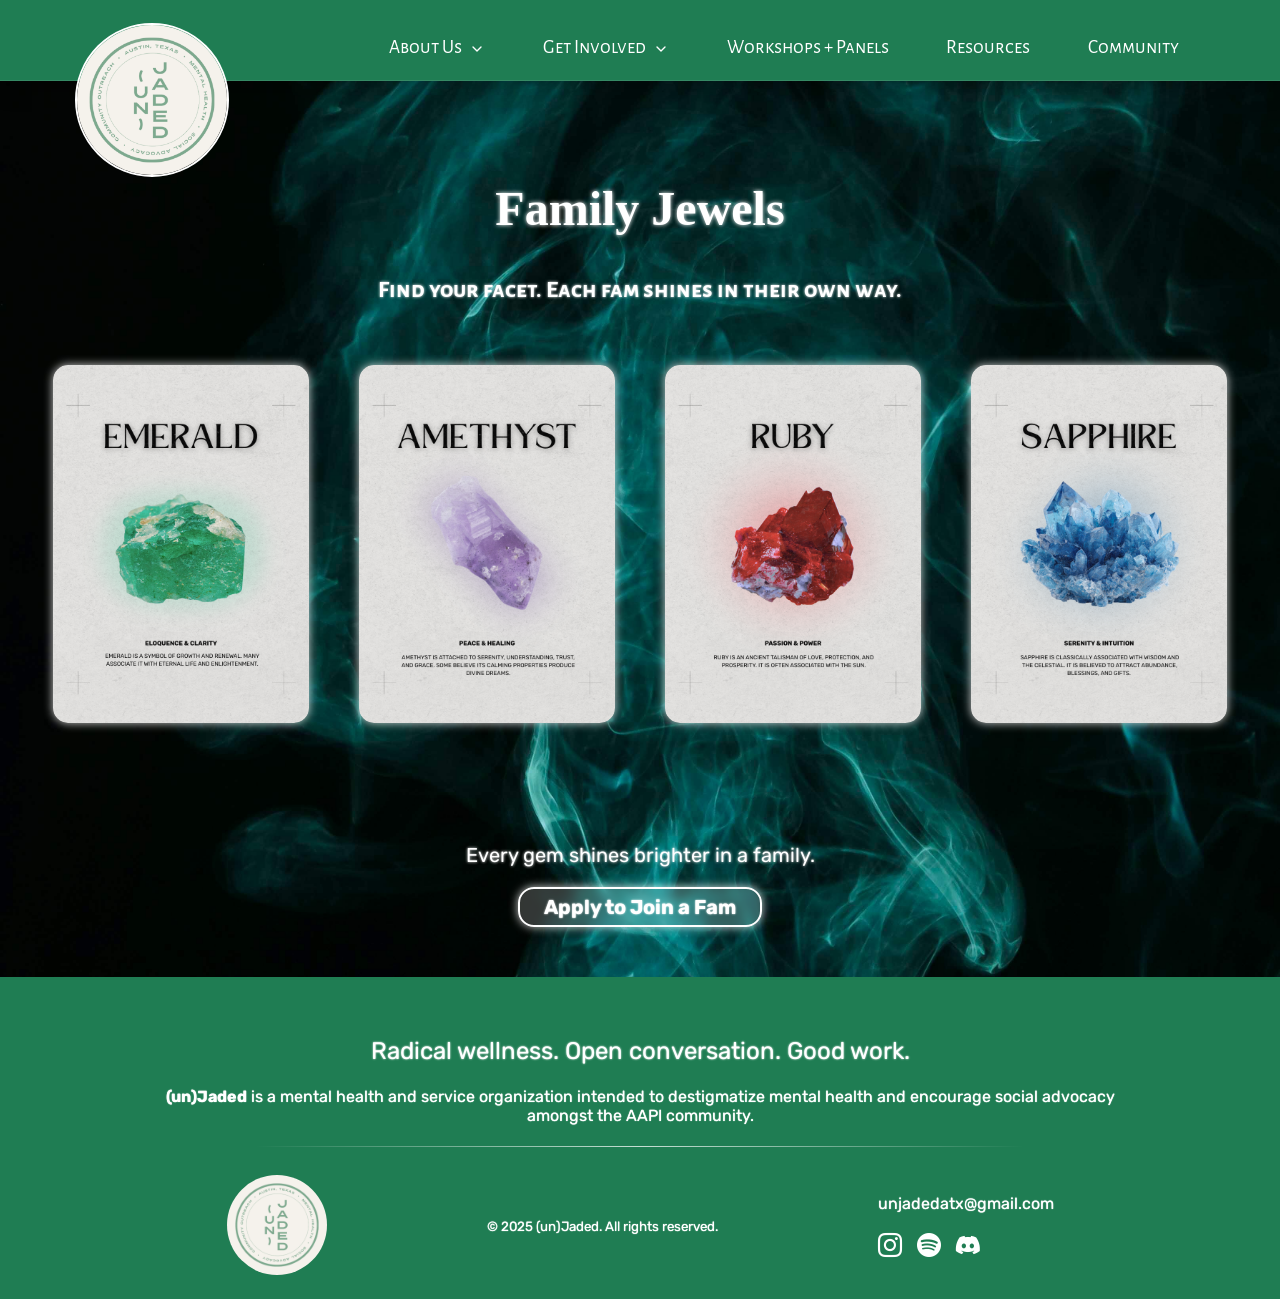
<file: family-jewels.html>
<!DOCTYPE html>
<html lang="en">
<head>
  <meta charset="UTF-8">
  <meta name="viewport" content="width=device-width, initial-scale=1.0">
  <title>Family Jewels | (un)Jaded</title>
  <link rel="icon" type="image/x-icon" href="assets/UJ-logo/uj-icon.ico">

  <link href="https://fonts.cdnfonts.com/css/turnpike" rel="stylesheet">
  <link href="https://fonts.cdnfonts.com/css/ts-block" rel="stylesheet">
  <link rel="preconnect" href="https://fonts.googleapis.com">
  <link rel="preconnect" href="https://fonts.gstatic.com" crossorigin>
  <link
    href="https://fonts.googleapis.com/css2?family=Alegreya+Sans+SC:ital,wght@0,100;0,300;0,400;0,500;0,700;0,800;0,900;1,100;1,300;1,400;1,500;1,700;1,800;1,900&family=Bentham&family=Public+Sans:ital,wght@0,100..900;1,100..900&family=Rubik:ital,wght@0,300..900;1,300..900&display=swap"
    rel="stylesheet">

  <link rel="stylesheet" href="https://cdn.jsdelivr.net/npm/bootstrap-icons@1.13.1/font/bootstrap-icons.min.css">
  <link href="src/styles/common.css" rel="stylesheet" type="text/css">
  <link href="src/styles/family-jewels-styles.css" rel="stylesheet" type="text/css"/>
</head>
<body>

<!-- Navbar -->
<header id="nav">
  <nav class="navbar">
    <a href="index.html" class="fade-in-fixed">
      <img src="assets/UJ-logo/icon-white.PNG" alt="UJ Logo" class="logo">
    </a>
    <div class="nav-links fade-in-on-load">
      <div class="dropdown">
        <button class="dropbtn">
          About Us
          <svg class="arrow" width="16" height="16" viewBox="0 0 24 24" fill="none" stroke="white" stroke-width="2"
               stroke-linecap="round" stroke-linejoin="round">
            <path d="M6 9l6 6 6-6"/>
          </svg>
        </button>
        <div class="dropdown-content">
          <a href="what-is-UJ.html">What is UJ?</a>
          <a href="current-directors.html">Current Directors</a>
        </div>
      </div>
      <div class="dropdown">
        <button class="dropbtn">
          Get Involved
          <svg class="arrow" width="16" height="16" viewBox="0 0 24 24" fill="none" stroke="white" stroke-width="2"
               stroke-linecap="round" stroke-linejoin="round">
            <path d="M6 9l6 6 6-6"/>
          </svg>
        </button>
        <div class="dropdown-content">
          <a href="join-UJ.html">Join UJ</a>
          <a href="./family-jewels.html">Family Jewels</a>
          <a href="calendar.html">Calendar</a>
        </div>
      </div>
      <a href="workshops-panels.html" class="no-drop">Workshops + Panels</a>
      <a href="resources.html" class="no-drop">Resources</a>
      <a href="community.html" class="no-drop">Community</a>
    </div>

    <!-- Small screens -->
    <div class="hamburger-wrapper">
      <div class="hamburger" onclick="toggleMenu()">
        <div></div>
        <div></div>
        <div></div>
      </div>
      <div id="sideMenu" class="side-menu">
        <div class="menu-separator"></div>
        <ul>
          <li class="hamburger-dropdown">
            <a href="#" onclick="toggleHamburgerDropdown(event)">
              About Us
              <svg class="arrow" width="16" height="16" viewBox="0 0 24 24" fill="none" stroke="white" stroke-width="2"
                   stroke-linecap="round" stroke-linejoin="round">
                <path d="M6 9l6 6 6-6"/>
              </svg>
            </a>
            <ul class="hamburger-submenu">
              <li class="ham-sub-link"><a href="what-is-UJ.html">What is UJ?</a></li>
              <li class="ham-sub-link"><a href="current-directors.html">Current Directors</a></li>
            </ul>
          </li>
          <li class="hamburger-dropdown">
            <a href="#" onclick="toggleHamburgerDropdown(event)">
              Get Involved
              <svg class="arrow" width="16" height="16" viewBox="0 0 24 24" fill="none" stroke="white" stroke-width="2"
                   stroke-linecap="round" stroke-linejoin="round">
                <path d="M6 9l6 6 6-6"/>
              </svg>
            </a>
            <ul class="hamburger-submenu">
              <li class="ham-sub-link"><a href="join-UJ.html">Join UJ</a></li>
              <li class="ham-sub-link"><a href="./family-jewels.html">Family Jewels</a></li>
              <li class="ham-sub-link"><a href="calendar.html">Calendar</a></li>
            </ul>
          </li>
          <li class="hamburger-link"><a href="workshops-panels.html">Workshops + Panels</a></li>
          <li class="hamburger-link"><a href="resources.html">Resources</a></li>
          <li class="hamburger-link"><a href="community.html">Community</a></li>
        </ul>
      </div>
      <div id="menuOverlay" class="menu-overlay"></div>
    </div>
  </nav>
</header>

<!-- Family Jewels-->
<div class="family-jewels-section fade-in-on-load">
  <h1>Family Jewels</h1>
  <h3>Find your facet. Each fam shines in their own way.</h3>
  <div class="card-container">
    <div class="card">
      <div class="card-inner">
        <div class="card-front">
          <img src="assets/jewel-cards/emerald.png" alt="">
        </div>
        <div class="card-back">
          <p><b>Directors:</b> Devika Manoj, Joanne Vardhanapu, & Rayan Tariq</p>
          <p><b>Vibes:</b> This love-filled jewel is led by Annie, Asiyah, and Kathy, a balanced trio combining their
            wild ideas with the calmness of their presence, in beautifully artistic and imaginative ways. While they may
            appear reserved, it doesn't take long for the three to open up and make new friends when the moment is
            right.</p>
          <p>
            <b>Annie:</b> <i>reserved, creative, logical</i>
            <br>
            <b>Asiyah:</b> <i>talkative, creative, imaginative, very chaotic</i>
            <br>
            <b>Kathy:</b> <i>overall quiet but can be chaotic</i>
          </p>
          <a href="https://open.spotify.com/playlist/4Lj4Ic3qhF3A1TAXn5Lhu6" target="_blank">Spotify</a>
        </div>
      </div>
    </div>
    <div class="card">
      <div class="card-inner">
        <div class="card-front">
          <img src="assets/jewel-cards/amethyst.png" alt="">
        </div>
        <div class="card-back">
          <p><b>Directors:</b> Meibeth Cannon, Alana Tempest, & Saanvi Gadam</p>
          <p><b>Vibes:</b> Amethyst is your coffee spot yap session when it’s raining outside. It’s a safe place to decompress while also 
            being a group for spontaneity and excitement. Like catching up with an old friend, this welcoming trio lets you talk candidly 
            for hours on end or comfortably sit together in silence.</p>
          <p>
            <b>Meibeth:</b> <i>grounded, listener, artsy</i>
            <br>
            <b>Alana:</b> <i>chill, reflective, crafty</i>
            <br>
            <b>Saanvi:</b> <i>relaxed, talkative, down for anything</i>
          </p>
          <a href="https://open.spotify.com/playlist/28tSRW9H9qwyr5lDpGd2AK" target="_blank">Spotify</a>
        </div>
      </div>
    </div>
    <div class="card">
      <div class="card-inner">
        <div class="card-front">
          <img src="assets/jewel-cards/ruby.png" alt="">
        </div>
        <div class="card-back">
          <p><b>Directors:</b> Kathy Nguyen, Joey Vo, & Mim Nguyen</p>
          <p><b>Vibes:</b> This love-filled jewel is led by Annie, Asiyah, and Kathy, a balanced trio combining their
            wild ideas with the calmness of their presence, in beautifully artistic and imaginative ways. While they may
            appear reserved, it doesn't take long for the three to open up and make new friends when the moment is
            right.</p>
          <p>
            <b>Annie:</b> <i>reserved, creative, logical</i>
            <br>
            <b>Asiyah:</b> <i>talkative, creative, imaginative, very chaotic</i>
            <br>
            <b>Kathy:</b> <i>overall quiet but can be chaotic</i>
          </p>
          <a href="https://open.spotify.com/playlist/4Lj4Ic3qhF3A1TAXn5Lhu6" target="_blank">Spotify</a>
        </div>
      </div>
    </div>
    <div class="card">
      <div class="card-inner">
        <div class="card-front">
          <img src="assets/jewel-cards/sapphire.png" alt="">
        </div>
        <div class="card-back">
          <p><b>Directors:</b> Kit Liu, Lucas Nguyen, & Jenya Ratanjee</p>
          <p><b>Vibes:</b> Led by Nashitha and Savannah, this duo enjoys a cozy night-in with a movie in the background,
            finishing half-done crafts and nearly empty cups of coffee. They're the perfect mix of calm and chaos: chill
            vibes, lowkey habits, and the occasional chaotic moment.</p>
          <p>
            <b>Nashitha:</b> <i>chill, lowkey, organized</i>
            <br>
            <b>Savannah:</b> <i>lowkey coffee drinker yet kinda chaotic</i>
          </p>
          <a href="https://open.spotify.com/playlist/3Q3WU9rGut4N1w4MVUc6zv" target="_blank">Spotify</a>
        </div>
      </div>
    </div>
  </div>
  <div class="button-container">
    <p>Every gem shines brighter in a family.</p>
    <a
      href="https://docs.google.com/forms/d/e/1FAIpQLSediKO4TuyXihvHLVm1TAFgrRg4QleCleHg1KSGlxrq8RhznQ/viewform?usp=header"
      target="_blank">
      <button class="fam-button zoom-out">Apply to Join a Fam</button>
    </a>
  </div>
</div>

<footer class="fade-in-on-load">
  <h2>Radical wellness. Open conversation. Good work.</h2>
  <h4><b>(un)Jaded</b> is a mental health and service organization intended to destigmatize mental health and encourage
    social
    advocacy amongst the AAPI community.</h4>
  <hr>
  <div class="footer-container">
    <a href="index.html">
      <img src="assets/UJ-logo/icon-white.PNG" alt="(un)Jaded logo">
    </a>
    <small class="copyright">&copy; 2025 (un)Jaded. All rights reserved.</small>
    <div class="contact-container">
      <a href="mailto:unjadedatx@gmail.com" class="email">unjadedatx@gmail.com</a>
      <div class="social-icons">
        <a href="https://instagram.com/unjadedatx?igshid=MmIzYWVlNDQ5Yg==" target="_blank"><i
          class="bi bi-instagram"></i></a>
        <a href="https://open.spotify.com/user/lnje5o1t7q1b5ejgd8rz0ab7b?si=01fbfd8ecbea45c6" target="_blank"><i
          class="bi bi-spotify"></i></a>
        <a href="https://discord.gg/yJpvETWu" target="_blank"><i class="bi bi-discord"></i></a>
      </div>
    </div>
  </div>
  <small class="copyright-sm">&copy; 2025 (un)Jaded. All rights reserved.</small>
</footer>

<div id="page-transition" class="active"></div>
<script src="src/scripts/transitions.js"></script>
<script src="src/scripts/nav-behavior.js"></script>
<script src="src/scripts/card-flip.js"></script>
</body>
</html>
</file>
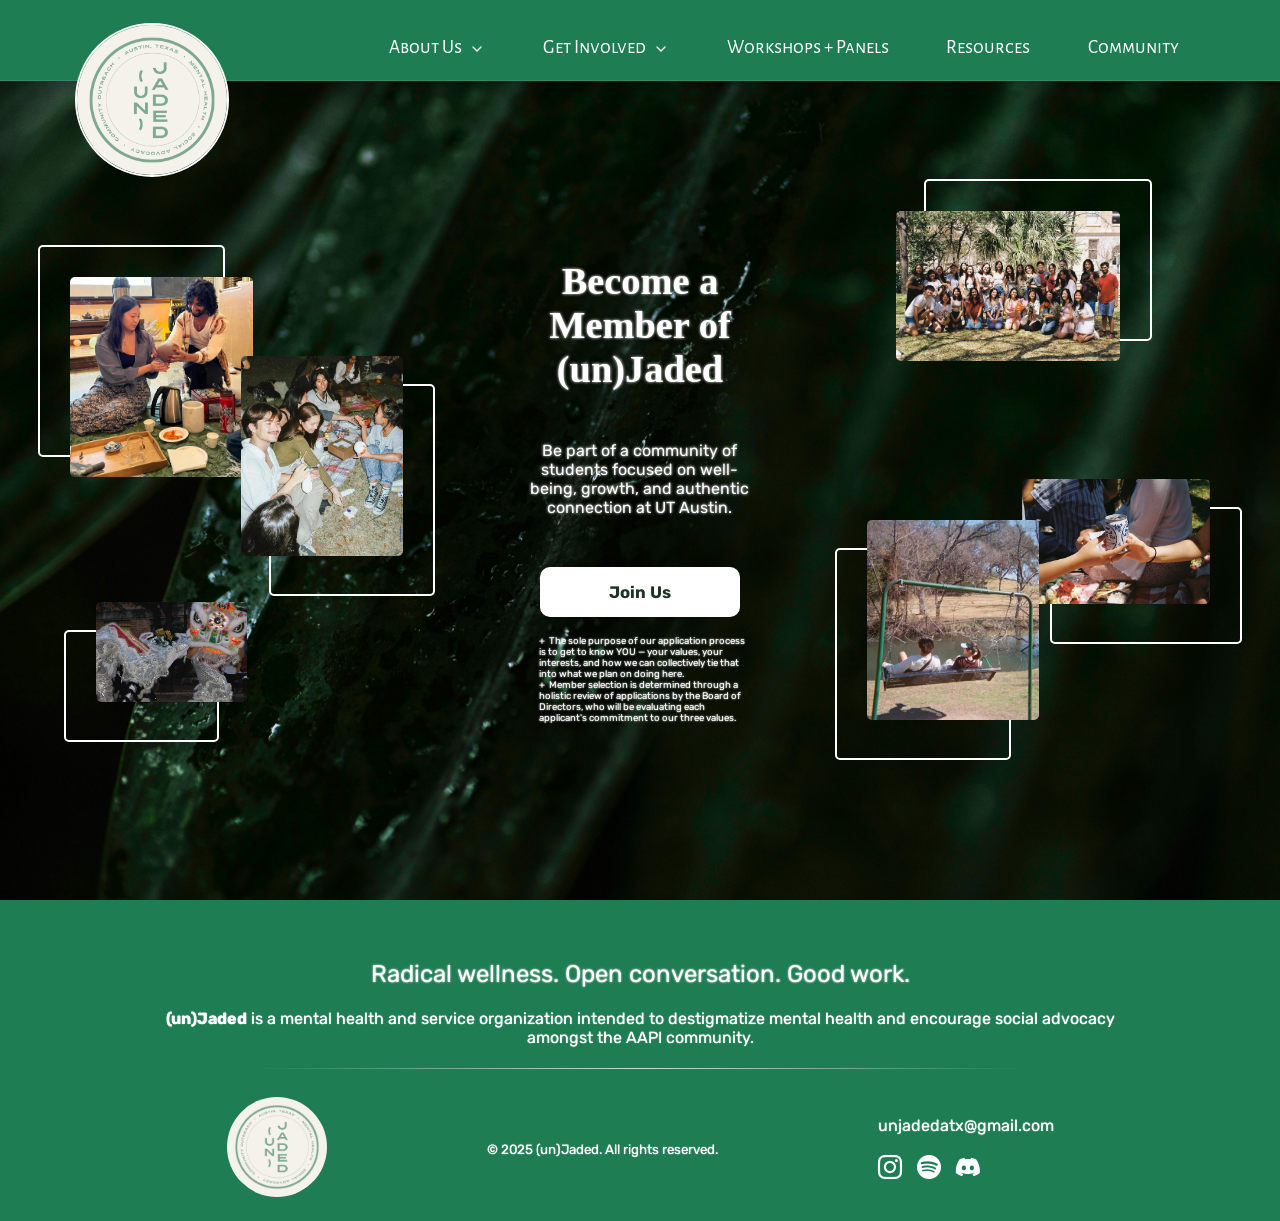
<file: join-UJ.html>
<!DOCTYPE html>
<html lang="en">
<head>
  <meta charset="UTF-8">
  <meta name="viewport" content="width=device-width, initial-scale=1.0">
  <title>Join UJ | (un)Jaded</title>
  <link rel="icon" type="image/x-icon" href="assets/UJ-logo/uj-icon.ico">

  <link href="https://fonts.cdnfonts.com/css/turnpike" rel="stylesheet">
  <link href="https://fonts.cdnfonts.com/css/ts-block" rel="stylesheet">
  <link rel="preconnect" href="https://fonts.googleapis.com">
  <link rel="preconnect" href="https://fonts.gstatic.com" crossorigin>
  <link
    href="https://fonts.googleapis.com/css2?family=Alegreya+Sans+SC:ital,wght@0,100;0,300;0,400;0,500;0,700;0,800;0,900;1,100;1,300;1,400;1,500;1,700;1,800;1,900&family=Public+Sans:ital,wght@0,100..900;1,100..900&family=Rubik:ital,wght@0,300..900;1,300..900&display=swap"
    rel="stylesheet">

  <link rel="stylesheet" href="https://cdn.jsdelivr.net/npm/bootstrap-icons@1.13.1/font/bootstrap-icons.min.css">
  <link href="src/styles/common.css" rel="stylesheet" type="text/css">
  <link href="src/styles/join-UJ-styles.css" rel="stylesheet" type="text/css"/>
</head>
<body>

<!-- Navbar -->
<header id="nav">
  <nav class="navbar">
    <a href="index.html" class="fade-in-fixed">
      <img src="assets/UJ-logo/icon-white.PNG" alt="UJ Logo" class="logo">
    </a>
    <div class="nav-links fade-in-on-load">
      <div class="dropdown">
        <button class="dropbtn">
          About Us
          <svg class="arrow" width="16" height="16" viewBox="0 0 24 24" fill="none" stroke="white" stroke-width="2"
               stroke-linecap="round" stroke-linejoin="round">
            <path d="M6 9l6 6 6-6"/>
          </svg>
        </button>
        <div class="dropdown-content">
          <a href="what-is-UJ.html">What is UJ?</a>
          <a href="current-directors.html">Current Directors</a>
        </div>
      </div>
      <div class="dropdown">
        <button class="dropbtn">
          Get Involved
          <svg class="arrow" width="16" height="16" viewBox="0 0 24 24" fill="none" stroke="white" stroke-width="2"
               stroke-linecap="round" stroke-linejoin="round">
            <path d="M6 9l6 6 6-6"/>
          </svg>
        </button>
        <div class="dropdown-content">
          <a href="./join-UJ.html">Join UJ</a>
          <a href="family-jewels.html">Family Jewels</a>
          <a href="calendar.html">Calendar</a>
        </div>
      </div>
      <a href="workshops-panels.html" class="no-drop">Workshops + Panels</a>
      <a href="resources.html" class="no-drop">Resources</a>
      <a href="community.html" class="no-drop">Community</a>
    </div>

    <!-- Small screens -->
    <div class="hamburger-wrapper">
      <div class="hamburger" onclick="toggleMenu()">
        <div></div>
        <div></div>
        <div></div>
      </div>
      <div id="sideMenu" class="side-menu">
        <div class="menu-separator"></div>
        <ul>
          <li class="hamburger-dropdown">
            <a href="#" onclick="toggleHamburgerDropdown(event)">
              About Us
              <svg class="arrow" width="16" height="16" viewBox="0 0 24 24" fill="none" stroke="white" stroke-width="2"
                   stroke-linecap="round" stroke-linejoin="round">
                <path d="M6 9l6 6 6-6"/>
              </svg>
            </a>
            <ul class="hamburger-submenu">
              <li class="ham-sub-link"><a href="what-is-UJ.html">What is UJ?</a></li>
              <li class="ham-sub-link"><a href="current-directors.html">Current Directors</a></li>
            </ul>
          </li>
          <li class="hamburger-dropdown">
            <a href="#" onclick="toggleHamburgerDropdown(event)">
              Get Involved
              <svg class="arrow" width="16" height="16" viewBox="0 0 24 24" fill="none" stroke="white" stroke-width="2"
                   stroke-linecap="round" stroke-linejoin="round">
                <path d="M6 9l6 6 6-6"/>
              </svg>
            </a>
            <ul class="hamburger-submenu">
              <li class="ham-sub-link"><a href="./join-UJ.html">Join UJ</a></li>
              <li class="ham-sub-link"><a href="family-jewels.html">Family Jewels</a></li>
              <li class="ham-sub-link"><a href="calendar.html">Calendar</a></li>
            </ul>
          </li>
          <li class="hamburger-link"><a href="workshops-panels.html">Workshops + Panels</a></li>
          <li class="hamburger-link"><a href="resources.html">Resources</a></li>
          <li class="hamburger-link"><a href="community.html">Community</a></li>
        </ul>
      </div>
      <div id="menuOverlay" class="menu-overlay"></div>
    </div>
  </nav>
</header>

<!-- Join UJ -->
<div class="join-UJ-section fade-in-on-load">
  <div class="join-left">
    <div class="image-container-tea">
      <img src="assets/UJ-photos/tea.png" alt="" class="tea-image">
    </div>
    <div class="image-container-pumpkin">
      <img src="assets/UJ-photos/pumpkin.PNG" alt="" class="pumpkin-image">
    </div>
    <div class="image-container-dragon">
      <img src="assets/UJ-photos/dragon.PNG" alt="" class="dragon-image">
    </div>
  </div>
  <div class="join-us">
    <h1>Become a Member of (un)Jaded</h1>
    <p>Be part of a community of students focused on well-being, growth, and authentic connection at UT Austin.</p>
    <a
      href="https://docs.google.com/forms/d/e/1FAIpQLSediKO4TuyXihvHLVm1TAFgrRg4QleCleHg1KSGlxrq8RhznQ/viewform?usp=header"
      target="_blank">
      <button class="join-us-button zoom-out">Join Us</button>
    </a>
    <ul>
      <li>The sole purpose of our application process is to get to know YOU — your values, your interests, and how we
        can collectively tie that into what we plan on doing here.
      </li>
      <li>Member selection is determined through a holistic review of applications by the Board of Directors, who will
        be evaluating each applicant's commitment to our three values.
      </li>
    </ul>
  </div>
  <div class="join-right">
    <div class="image-container-milk-tea">
      <img src="assets/UJ-photos/milk-tea.PNG" alt="" class="milk-tea-image">
    </div>
    <div class="image-container-swing">
      <img src="assets/UJ-photos/swing.PNG" alt="" class="swing-image">
    </div>
    <div class="image-container-group">
      <img src="assets/UJ-photos/group.PNG" alt="" class="group-image">
    </div>
  </div>
</div>

<footer class="fade-in-on-load">
  <h2>Radical wellness. Open conversation. Good work.</h2>
  <h4><b>(un)Jaded</b> is a mental health and service organization intended to destigmatize mental health and encourage
    social
    advocacy amongst the AAPI community.</h4>
  <hr>
  <div class="footer-container">
    <a href="index.html">
      <img src="assets/UJ-logo/icon-white.PNG" alt="(un)Jaded logo">
    </a>
    <small class="copyright">&copy; 2025 (un)Jaded. All rights reserved.</small>
    <div class="contact-container">
      <a href="mailto:unjadedatx@gmail.com" class="email">unjadedatx@gmail.com</a>
      <div class="social-icons">
        <a href="https://instagram.com/unjadedatx?igshid=MmIzYWVlNDQ5Yg==" target="_blank"><i
          class="bi bi-instagram"></i></a>
        <a href="https://open.spotify.com/user/lnje5o1t7q1b5ejgd8rz0ab7b?si=01fbfd8ecbea45c6" target="_blank"><i
          class="bi bi-spotify"></i></a>
        <a href="https://discord.gg/yJpvETWu" target="_blank"><i class="bi bi-discord"></i></a>
      </div>
    </div>
  </div>
  <small class="copyright-sm">&copy; 2025 (un)Jaded. All rights reserved.</small>
</footer>

<div id="page-transition" class="active"></div>
<script src="src/scripts/transitions.js"></script>
<script src="src/scripts/nav-behavior.js"></script>
</body>
</html>
</file>
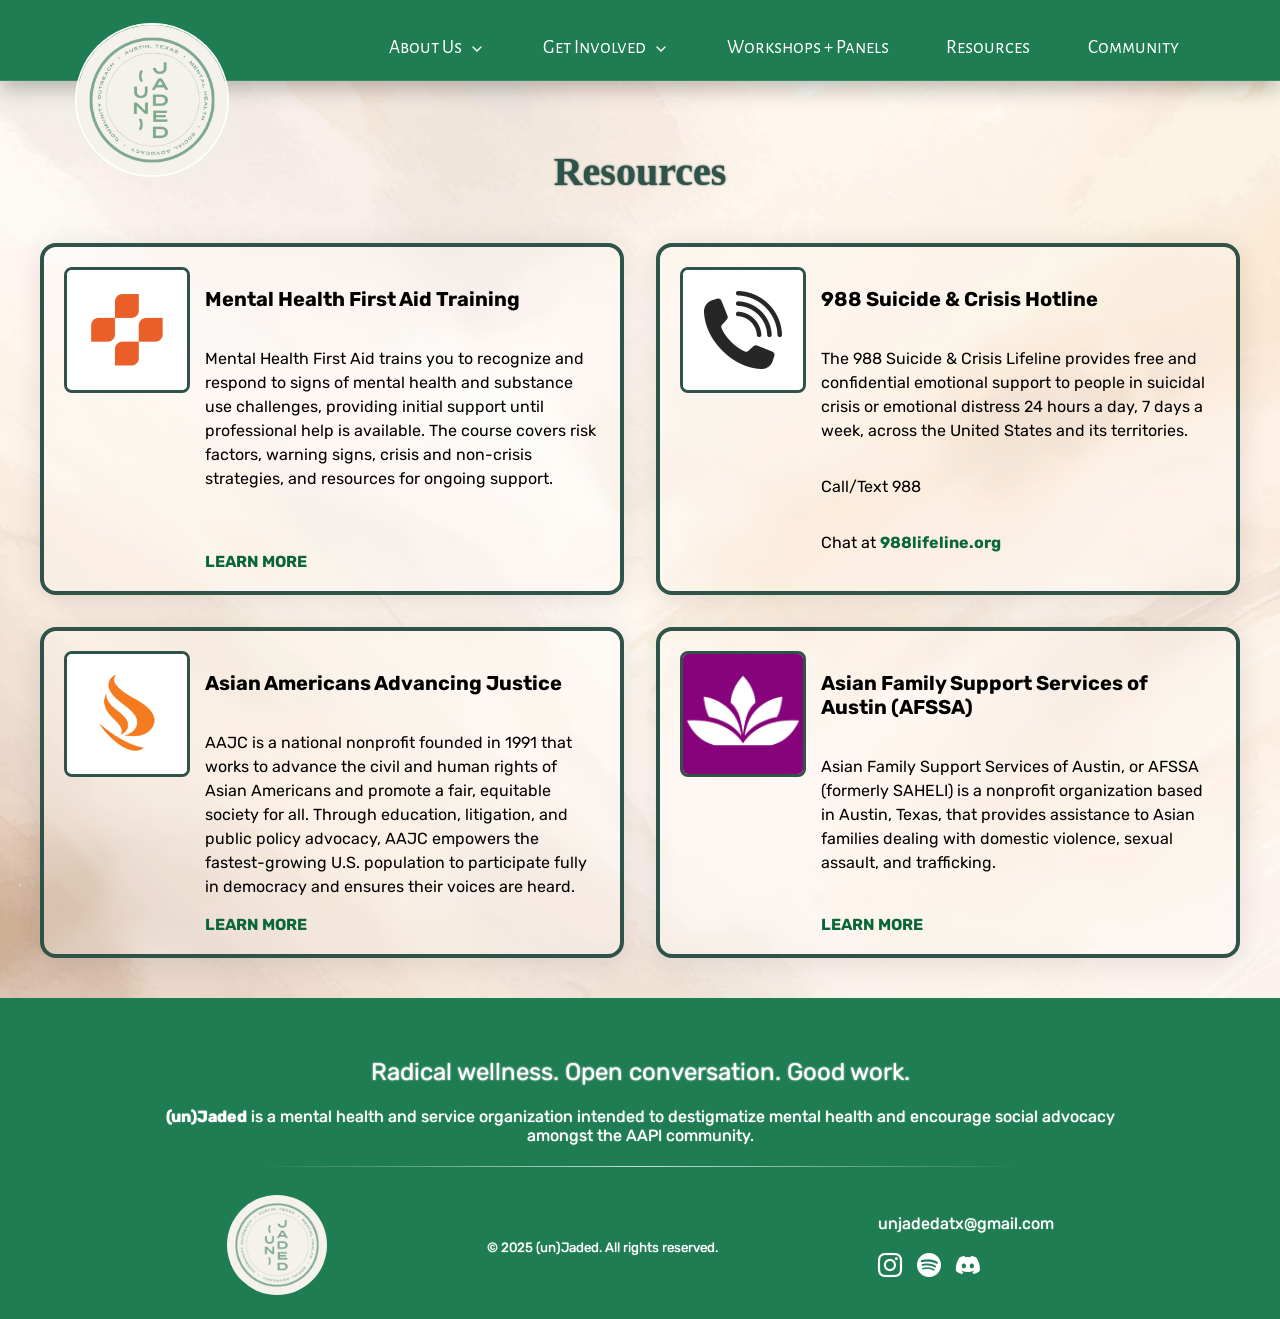
<file: resources.html>
<!DOCTYPE html>
<html lang="en">
<head>
  <meta charset="UTF-8">
  <meta name="viewport" content="width=device-width, initial-scale=1.0">
  <title>Resources | (un)Jaded</title>
  <link rel="icon" type="image/x-icon" href="assets/UJ-logo/uj-icon.ico">

  <link href="https://fonts.cdnfonts.com/css/turnpike" rel="stylesheet">
  <link href="https://fonts.cdnfonts.com/css/ts-block" rel="stylesheet">
  <link rel="preconnect" href="https://fonts.googleapis.com">
  <link rel="preconnect" href="https://fonts.gstatic.com" crossorigin>
  <link
    href="https://fonts.googleapis.com/css2?family=Alegreya+Sans+SC:ital,wght@0,100;0,300;0,400;0,500;0,700;0,800;0,900;1,100;1,300;1,400;1,500;1,700;1,800;1,900&family=Public+Sans:ital,wght@0,100..900;1,100..900&family=Rubik:ital,wght@0,300..900;1,300..900&display=swap"
    rel="stylesheet">

  <link rel="stylesheet" href="https://cdn.jsdelivr.net/npm/bootstrap-icons@1.13.1/font/bootstrap-icons.min.css">
  <link href="src/styles/common.css" rel="stylesheet" type="text/css">
  <link href="src/styles/resources-styles.css" rel="stylesheet" type="text/css"/>
</head>
<body>

<!-- Navbar -->
<header id="nav">
  <nav class="navbar">
    <a href="index.html" class="fade-in-fixed">
      <img src="assets/UJ-logo/icon-white.PNG" alt="UJ Logo" class="logo">
    </a>
    <div class="nav-links fade-in-on-load">
      <div class="dropdown">
        <button class="dropbtn">
          About Us
          <svg class="arrow" width="16" height="16" viewBox="0 0 24 24" fill="none" stroke="white" stroke-width="2"
               stroke-linecap="round" stroke-linejoin="round">
            <path d="M6 9l6 6 6-6"/>
          </svg>
        </button>
        <div class="dropdown-content">
          <a href="what-is-UJ.html">What is UJ?</a>
          <a href="current-directors.html">Current Directors</a>
        </div>
      </div>
      <div class="dropdown">
        <button class="dropbtn">
          Get Involved
          <svg class="arrow" width="16" height="16" viewBox="0 0 24 24" fill="none" stroke="white" stroke-width="2"
               stroke-linecap="round" stroke-linejoin="round">
            <path d="M6 9l6 6 6-6"/>
          </svg>
        </button>
        <div class="dropdown-content">
          <a href="join-UJ.html">Join UJ</a>
          <a href="family-jewels.html">Family Jewels</a>
          <a href="calendar.html">Calendar</a>
        </div>
      </div>
      <a href="workshops-panels.html" class="no-drop">Workshops + Panels</a>
      <a href="./resources.html" class="no-drop">Resources</a>
      <a href="community.html" class="no-drop">Community</a>
    </div>

    <!-- Small screens -->
    <div class="hamburger-wrapper">
      <div class="hamburger" onclick="toggleMenu()">
        <div></div>
        <div></div>
        <div></div>
      </div>
      <div id="sideMenu" class="side-menu">
        <div class="menu-separator"></div>
        <ul>
          <li class="hamburger-dropdown">
            <a href="#" onclick="toggleHamburgerDropdown(event)">
              About Us
              <svg class="arrow" width="16" height="16" viewBox="0 0 24 24" fill="none" stroke="white" stroke-width="2"
                   stroke-linecap="round" stroke-linejoin="round">
                <path d="M6 9l6 6 6-6"/>
              </svg>
            </a>
            <ul class="hamburger-submenu">
              <li class="ham-sub-link"><a href="what-is-UJ.html">What is UJ?</a></li>
              <li class="ham-sub-link"><a href="current-directors.html">Current Directors</a></li>
            </ul>
          </li>
          <li class="hamburger-dropdown">
            <a href="#" onclick="toggleHamburgerDropdown(event)">
              Get Involved
              <svg class="arrow" width="16" height="16" viewBox="0 0 24 24" fill="none" stroke="white" stroke-width="2"
                   stroke-linecap="round" stroke-linejoin="round">
                <path d="M6 9l6 6 6-6"/>
              </svg>
            </a>
            <ul class="hamburger-submenu">
              <li class="ham-sub-link"><a href="join-UJ.html">Join UJ</a></li>
              <li class="ham-sub-link"><a href="family-jewels.html">Family Jewels</a></li>
              <li class="ham-sub-link"><a href="calendar.html">Calendar</a></li>
            </ul>
          </li>
          <li class="hamburger-link"><a href="workshops-panels.html">Workshops + Panels</a></li>
          <li class="hamburger-link"><a href="./resources.html">Resources</a></li>
          <li class="hamburger-link"><a href="community.html">Community</a></li>
        </ul>
      </div>
      <div id="menuOverlay" class="menu-overlay"></div>
    </div>
  </nav>
</header>

<!-- Resources -->
<div class="resources-section fade-in-on-load">
  <h1>Resources</h1>
  <div class="boxes-container">
    <!-- Box 1 -->
    <div class="resource-box">
      <div class="resource-logo">
        <img src="assets/resources-logos/mhfat-logo.png" alt="">
      </div>
      <div class="resource-content">
        <h3>Mental Health First Aid Training</h3>
        <p>Mental Health First Aid trains you to recognize and respond to signs of mental health and substance use
          challenges, providing initial support until professional help is available. The course covers risk factors,
          warning signs, crisis and non-crisis strategies, and resources for ongoing support.</p>
        <a href="https://www.mentalhealthfirstaid.org/" target="_blank">LEARN MORE</a>
      </div>
    </div>
    <!-- Box 2 -->
    <div class="resource-box">
      <div class="resource-logo">
        <img src="assets/resources-logos/phone-icon.jpg" alt="">
      </div>
      <div class="resource-content">
        <h3>988 Suicide & Crisis Hotline</h3>
        <p>The 988 Suicide & Crisis Lifeline provides free and confidential emotional support to people in suicidal
          crisis or emotional distress 24 hours a day, 7 days a week, across the United States and its territories.</p>
        <p>Call/Text 988</p>
        <p>Chat at <a href="https://988lifeline.org/" target="_blank" class="learn-more">988lifeline.org</a></p>
      </div>
    </div>
    <!-- Box 3 -->
    <div class="resource-box">
      <div class="resource-logo">
        <img src="assets/resources-logos/aaaj-logo.png" alt="">
      </div>
      <div class="resource-content">
        <h3>Asian Americans Advancing Justice</h3>
        <p>AAJC is a national nonprofit founded in 1991 that works to advance the civil and human rights of Asian
          Americans and promote a fair, equitable society for all. Through education, litigation, and public policy
          advocacy, AAJC empowers the fastest-growing U.S. population to participate fully in democracy and ensures
          their voices are heard.</p>
        <a href="https://www.advancingjustice-aajc.org/" target="_blank" class="learn-more">LEARN MORE</a>
      </div>
    </div>
    <!-- Box 4 -->
    <div class="resource-box">
      <div class="resource-logo">
        <img src="assets/resources-logos/afssa-logo.png" alt="">
      </div>
      <div class="resource-content">
        <h3>Asian Family Support Services of Austin (AFSSA)</h3>
        <p>Asian Family Support Services of Austin, or AFSSA (formerly SAHELI) is a nonprofit organization based in
          Austin, Texas, that provides assistance to Asian families dealing with domestic violence, sexual assault, and
          trafficking.</p>
        <a href="https://www.afssaustin.org/" target="_blank" class="learn-more">LEARN MORE</a>
      </div>
    </div>
  </div>
</div>

<footer class="fade-in-on-load">
  <h2>Radical wellness. Open conversation. Good work.</h2>
  <h4><b>(un)Jaded</b> is a mental health and service organization intended to destigmatize mental health and encourage
    social
    advocacy amongst the AAPI community.</h4>
  <hr>
  <div class="footer-container">
    <a href="index.html">
      <img src="assets/UJ-logo/icon-white.PNG" alt="(un)Jaded logo">
    </a>
    <small class="copyright">&copy; 2025 (un)Jaded. All rights reserved.</small>
    <div class="contact-container">
      <a href="mailto:unjadedatx@gmail.com" class="email">unjadedatx@gmail.com</a>
      <div class="social-icons">
        <a href="https://instagram.com/unjadedatx?igshid=MmIzYWVlNDQ5Yg==" target="_blank"><i
          class="bi bi-instagram"></i></a>
        <a href="https://open.spotify.com/user/lnje5o1t7q1b5ejgd8rz0ab7b?si=01fbfd8ecbea45c6" target="_blank"><i
          class="bi bi-spotify"></i></a>
        <a href="https://discord.gg/yJpvETWu" target="_blank"><i class="bi bi-discord"></i></a>
      </div>
    </div>
  </div>
  <small class="copyright-sm">&copy; 2025 (un)Jaded. All rights reserved.</small>
</footer>

<div id="page-transition" class="active"></div>
<script src="src/scripts/transitions.js"></script>
<script src="src/scripts/nav-behavior.js"></script>
</body>
</html>
</file>
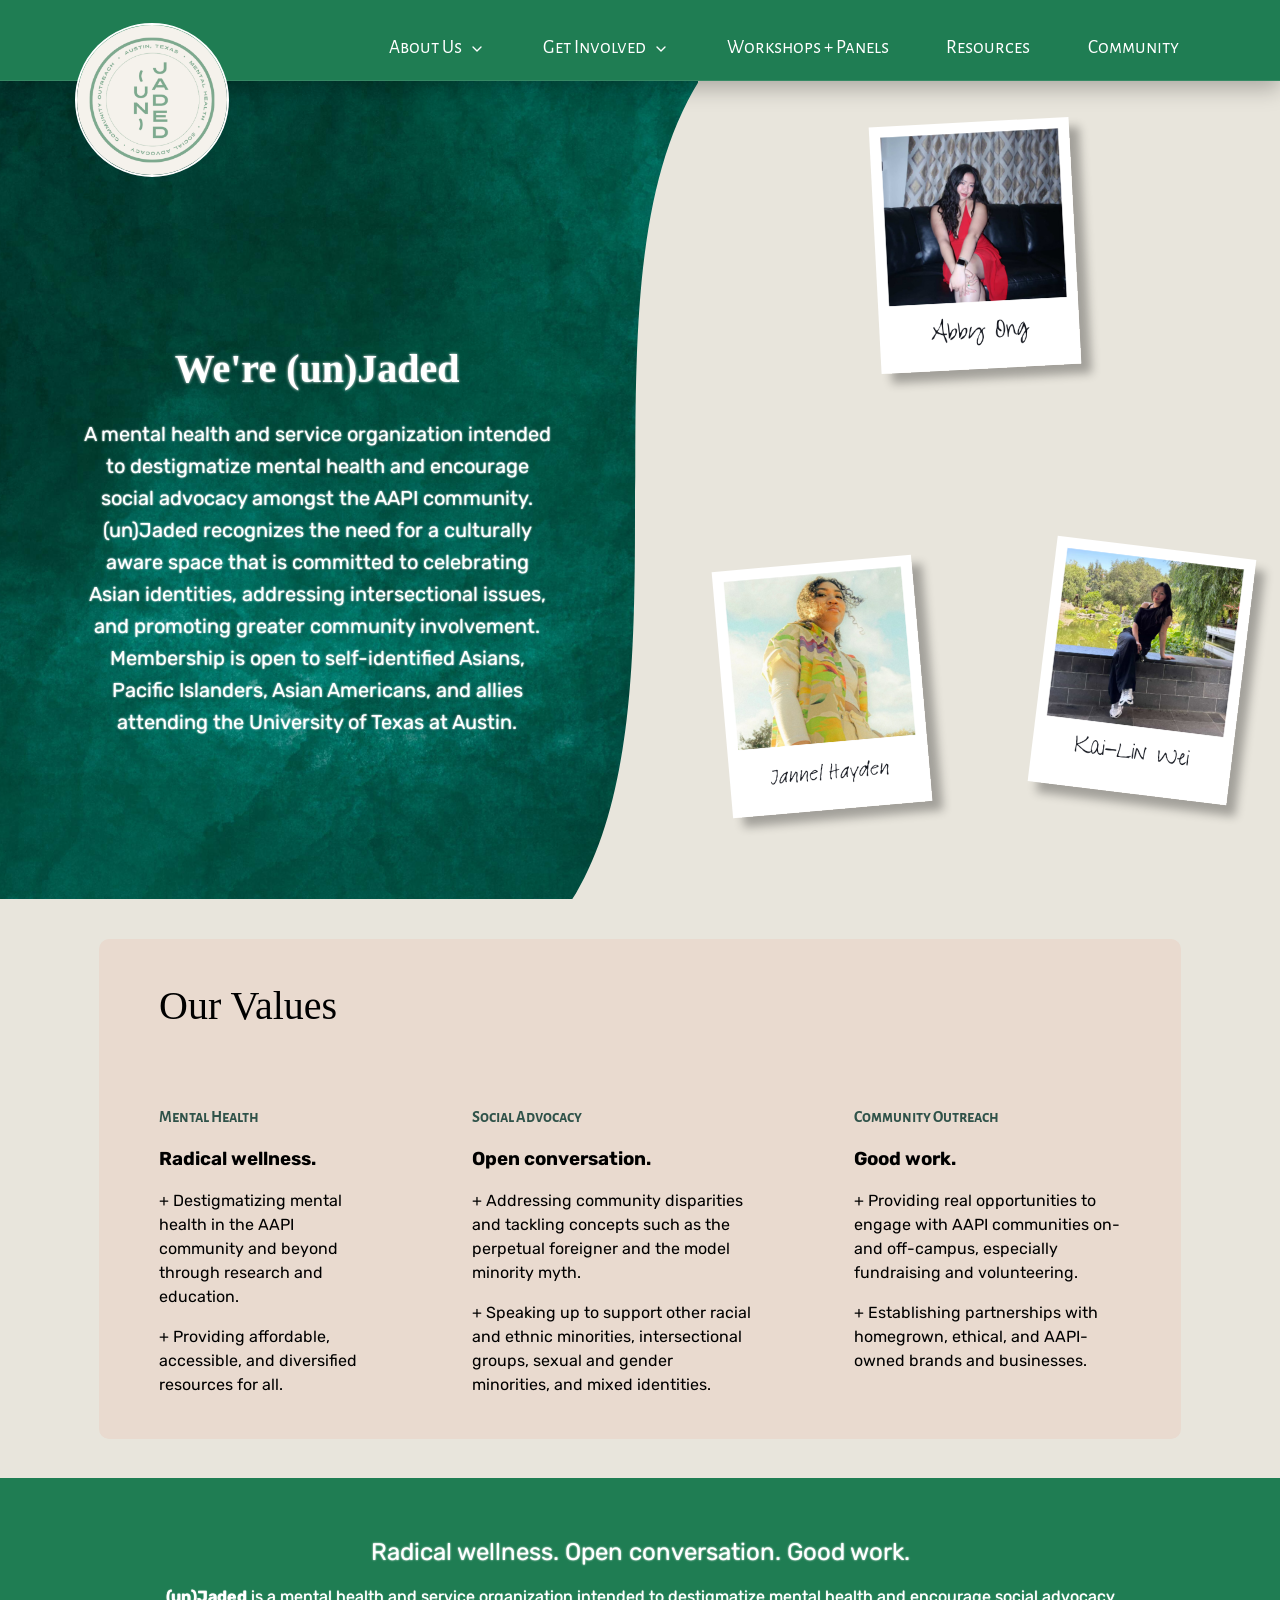
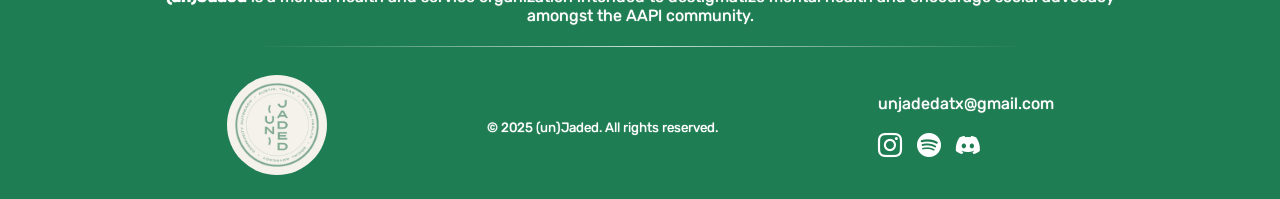
<file: what-is-UJ.html>
<!DOCTYPE html>
<html lang="en">
<head>
  <meta charset="UTF-8">
  <meta name="viewport" content="width=device-width, initial-scale=1.0">
  <title>What is UJ? | (un)Jaded</title>
  <link rel="icon" type="image/x-icon" href="assets/UJ-logo/uj-icon.ico">

  <link href="https://fonts.cdnfonts.com/css/turnpike" rel="stylesheet">
  <link href="https://fonts.cdnfonts.com/css/ts-block" rel="stylesheet">
  <link rel="preconnect" href="https://fonts.googleapis.com">
  <link rel="preconnect" href="https://fonts.gstatic.com" crossorigin>
  <link
    href="https://fonts.googleapis.com/css2?family=Alegreya+Sans+SC:ital,wght@0,100;0,300;0,400;0,500;0,700;0,800;0,900;1,100;1,300;1,400;1,500;1,700;1,800;1,900&family=Public+Sans:ital,wght@0,100..900;1,100..900&family=Rubik:ital,wght@0,300..900;1,300..900&display=swap"
    rel="stylesheet">

  <link rel="stylesheet" href="https://cdn.jsdelivr.net/npm/bootstrap-icons@1.13.1/font/bootstrap-icons.min.css">
  <link href="src/styles/common.css" rel="stylesheet" type="text/css">
  <link href="src/styles/what-is-UJ-styles.css" rel="stylesheet" type="text/css"/>
</head>
<body>

<!-- Navbar -->
<header id="nav">
  <nav class="navbar">
    <a href="index.html" class="fade-in-fixed">
      <img src="assets/UJ-logo/icon-white.PNG" alt="UJ Logo" class="logo">
    </a>
    <div class="nav-links fade-in-on-load">
      <div class="dropdown">
        <button class="dropbtn">
          About Us
          <svg class="arrow" width="16" height="16" viewBox="0 0 24 24" fill="none" stroke="white" stroke-width="2"
               stroke-linecap="round" stroke-linejoin="round">
            <path d="M6 9l6 6 6-6"/>
          </svg>
        </button>
        <div class="dropdown-content">
          <a href="./what-is-UJ.html">What is UJ?</a>
          <a href="current-directors.html">Current Directors</a>
        </div>
      </div>
      <div class="dropdown">
        <button class="dropbtn">
          Get Involved
          <svg class="arrow" width="16" height="16" viewBox="0 0 24 24" fill="none" stroke="white" stroke-width="2"
               stroke-linecap="round" stroke-linejoin="round">
            <path d="M6 9l6 6 6-6"/>
          </svg>
        </button>
        <div class="dropdown-content">
          <a href="join-UJ.html">Join UJ</a>
          <a href="family-jewels.html">Family Jewels</a>
          <a href="calendar.html">Calendar</a>
        </div>
      </div>
      <a href="workshops-panels.html" class="no-drop">Workshops + Panels</a>
      <a href="resources.html" class="no-drop">Resources</a>
      <a href="community.html" class="no-drop">Community</a>
    </div>

    <!-- Small screens -->
    <div class="hamburger-wrapper">
      <div class="hamburger" onclick="toggleMenu()">
        <div></div>
        <div></div>
        <div></div>
      </div>
      <div id="sideMenu" class="side-menu">
        <div class="menu-separator"></div>
        <ul>
          <li class="hamburger-dropdown">
            <a href="#" onclick="toggleHamburgerDropdown(event)">
              About Us
              <svg class="arrow" width="16" height="16" viewBox="0 0 24 24" fill="none" stroke="white" stroke-width="2"
                   stroke-linecap="round" stroke-linejoin="round">
                <path d="M6 9l6 6 6-6"/>
              </svg>
            </a>
            <ul class="hamburger-submenu">
              <li class="ham-sub-link"><a href="./what-is-UJ.html">What is UJ?</a></li>
              <li class="ham-sub-link"><a href="current-directors.html">Current Directors</a></li>
            </ul>
          </li>
          <li class="hamburger-dropdown">
            <a href="#" onclick="toggleHamburgerDropdown(event)">
              Get Involved
              <svg class="arrow" width="16" height="16" viewBox="0 0 24 24" fill="none" stroke="white" stroke-width="2"
                   stroke-linecap="round" stroke-linejoin="round">
                <path d="M6 9l6 6 6-6"/>
              </svg>
            </a>
            <ul class="hamburger-submenu">
              <li class="ham-sub-link"><a href="join-UJ.html">Join UJ</a></li>
              <li class="ham-sub-link"><a href="family-jewels.html">Family Jewels</a></li>
              <li class="ham-sub-link"><a href="calendar.html">Calendar</a></li>
            </ul>
          </li>
          <li class="hamburger-link"><a href="workshops-panels.html">Workshops + Panels</a></li>
          <li class="hamburger-link"><a href="resources.html">Resources</a></li>
          <li class="hamburger-link"><a href="community.html">Community</a></li>
        </ul>
      </div>
      <div id="menuOverlay" class="menu-overlay"></div>
    </div>
  </nav>
</header>

<!-- What is UJ -->
<div class="what-is-UJ-section fade-in-on-load">
  <div class="UJ-content-left">
    <div class="UJ-info">
      <h1>
        We're (un)Jaded
      </h1>
      <p>
        A mental health and service organization intended to destigmatize mental health and encourage social
        advocacy amongst the AAPI community. (un)Jaded recognizes the need for a culturally aware space that is
        committed to celebrating Asian identities, addressing intersectional issues, and promoting greater community
        involvement. Membership is open to self-identified Asians, Pacific Islanders, Asian Americans, and allies
        attending the University of Texas at Austin.
      </p>
    </div>
  </div>
  <div class="UJ-squiggly-divider">
    <svg viewBox="0 0 100 1440" xmlns="http://www.w3.org/2000/svg" preserveAspectRatio="none">
      <path fill="#e8e5dc" d="M0,0 C100,360 0,1080 100,1440 L100,1440 L0,1440 Z"/>
    </svg>
  </div>
  <div class="UJ-content-right">
    <h1>Meet the Founders</h1>
    <hr>
    <div class="founders">

      <!-- Founder: Abby Ong -->
      <div class="founder-card">
        <img class="founder-a" src="assets/founders/founder-a.png" alt="" onclick="openModal('abbyModal')">
        <div id="abbyModal" class="modal">
          <div class="modal-a">
            <div class="modal-content">
              <span class="close" onclick="closeModal('abbyModal')">&times;</span>
              <h3>Abby Ong</h3>
              <p>
                (un)Jaded will forever occupy a soft spot in my heart — Kai-Lin, J, and I started it as a simple desire
                for community, but it grew rapidly far beyond us. I think its success is a testament to the need for
                open conversation and community building among AAPI, particularly to advance mental health and social
                justice. My favorite part of the organization was always just talking in circles after one of the
                workshops, getting to know people in a way that required some vulnerability.
              </p>
              <p>
                (un)Jaded always attracted the best people, and in it, I found some lifelong friends. People have told
                me that finding (un)Jaded was what helped get them through the social isolation of COVID and college. As
                the organization continues to grow and change, I hope it always occupies a space at UT driven to provide
                such a community.
              </p>
            </div>
          </div>
        </div>
      </div>

      <!-- Founder: Kai-Lin Wei -->
      <div class="founder-card">
        <img class="founder-b" src="assets/founders/founder-b.png" alt="" onclick="openModal('kai-linModal')">
      </div>
      <div id="kai-linModal" class="modal">
        <div class="modal-b">
          <div class="modal-content">
            <span class="close" onclick="closeModal('kai-linModal')">&times;</span>
            <h3>Kai-Lin Wei</h3>
            <p>
              (un)Jaded was inspired by the countless conversations between Abby, J, and myself surrounding belonging,
              wellness, and connection among AAPI students at UT. We were proud of our heritages but bonded over the
              way certain traditional values or generational gaps in cultural understanding could chafe up against our
              American upbringing. As freshmen in 2019, we were all actively searching for AAPI communities on campus
              but couldn't find one that specifically focused on building the skills to navigate these tensions. The
              vision was to not only bring AAPI students together, but create a highly intentional space where
              vulnerabilities could be shared and true community built.
            </p>
            <p>
              A beautiful community, incredible learning experiences, and lifelong relationships have come out of this
              project. Abby and J are, to this day, the best friends I continuously look to for advice and
              inspiration. We're pursuing different careers, living in different cities, and chasing different dreams
              — on my end, I'm wrapping up a cross-country move from San Francisco to start a new role at Google New
              York this summer — but I think we still all fundamentally care about the same things. We're inspired by
              our
              people. We're committed to carrying our histories with pride while still feeling empowered to explore new
              paths to prosperity. And we're thrilled to see what the next generation of AAPI Americans will bring to
              our
              ever-evolving culture. At this point, we're ready to learn from you!
            </p>
          </div>
        </div>
      </div>

      <!-- Founder: Jannel Hayden -->
      <div class="founder-card">
        <img class="founder-c" src="assets/founders/founder-c.png" alt="" onclick="openModal('jannelModal')">
      </div>
      <div id="jannelModal" class="modal">
        <div class="modal-c">
          <div class="modal-content">
            <span class="close" onclick="closeModal('jannelModal')">&times;</span>
            <h3>Jannel Hayden</h3>
            <p>
              Loud. Opinionated. Argumentative. These were the words used to describe me, but always with some negative
              connotation. Eventually, I fell into the pattern of taking up less space, catering to the comfort of those
              who didn't care about what I had to say. But the truth is, some things just need to be heard, and often
              times, the voices that are silenced are the ones that challenge the systems keeping us all quiet in the
              first place.
            </p>
            <p>
              When we push ourselves to have these difficult conversations about race, privilege, and social equality,
              we open doors for growth and create power in community. Conversation is the first step toward
              transformation, and creating a platform for AAPI voices to be heard is my way of fighting back.
            </p>
            <p>
              I'm here to take up space.
            </p>
          </div>
        </div>
      </div>
    </div>
  </div>
</div>
<div class="our-values fade-in-on-load">
  <div class="values-box">
    <h2>Our Values</h2>
    <div class="values-container">
      <div class="value">
        <h4>Mental Health</h4>
        <h3>Radical wellness.</h3>
        <ul>
          <li>Destigmatizing mental health in the AAPI community and beyond through research and education.</li>
          <li>Providing affordable, accessible, and diversified resources for all.</li>
        </ul>
      </div>
      <div class="value">
        <h4>Social Advocacy</h4>
        <h3>Open conversation.</h3>
        <ul>
          <li>Addressing community disparities and tackling concepts such as the perpetual foreigner and the model
            minority myth.
          </li>
          <li>Speaking up to support other racial and ethnic minorities, intersectional groups, sexual and gender
            minorities, and mixed identities.
          </li>
        </ul>
      </div>
      <div class="value">
        <h4>Community Outreach</h4>
        <h3>Good work.</h3>
        <ul>
          <li>Providing real opportunities to engage with AAPI communities on- and off-campus, especially fundraising
            and
            volunteering.
          </li>
          <li>Establishing partnerships with homegrown, ethical, and AAPI-owned brands and businesses.</li>
        </ul>
      </div>
    </div>
  </div>
</div>

<footer class="fade-in-on-load">
  <h2>Radical wellness. Open conversation. Good work.</h2>
  <h4><b>(un)Jaded</b> is a mental health and service organization intended to destigmatize mental health and encourage
    social
    advocacy amongst the AAPI community.</h4>
  <hr>
  <div class="footer-container">
    <a href="index.html">
      <img src="assets/UJ-logo/icon-white.PNG" alt="(un)Jaded logo">
    </a>
    <small class="copyright">&copy; 2025 (un)Jaded. All rights reserved.</small>
    <div class="contact-container">
      <a href="mailto:unjadedatx@gmail.com" class="email">unjadedatx@gmail.com</a>
      <div class="social-icons">
        <a href="https://instagram.com/unjadedatx?igshid=MmIzYWVlNDQ5Yg==" target="_blank"><i
          class="bi bi-instagram"></i></a>
        <a href="https://open.spotify.com/user/lnje5o1t7q1b5ejgd8rz0ab7b?si=01fbfd8ecbea45c6" target="_blank"><i
          class="bi bi-spotify"></i></a>
        <a href="https://discord.gg/yJpvETWu" target="_blank"><i class="bi bi-discord"></i></a>
      </div>
    </div>
  </div>
  <small class="copyright-sm">&copy; 2025 (un)Jaded. All rights reserved.</small>
</footer>

<div id="page-transition" class="active"></div>
<script src="src/scripts/transitions.js"></script>
<script src="src/scripts/nav-behavior.js"></script>
<script src="src/scripts/wiUJ-modal.js"></script>
</body>
</html>
</file>
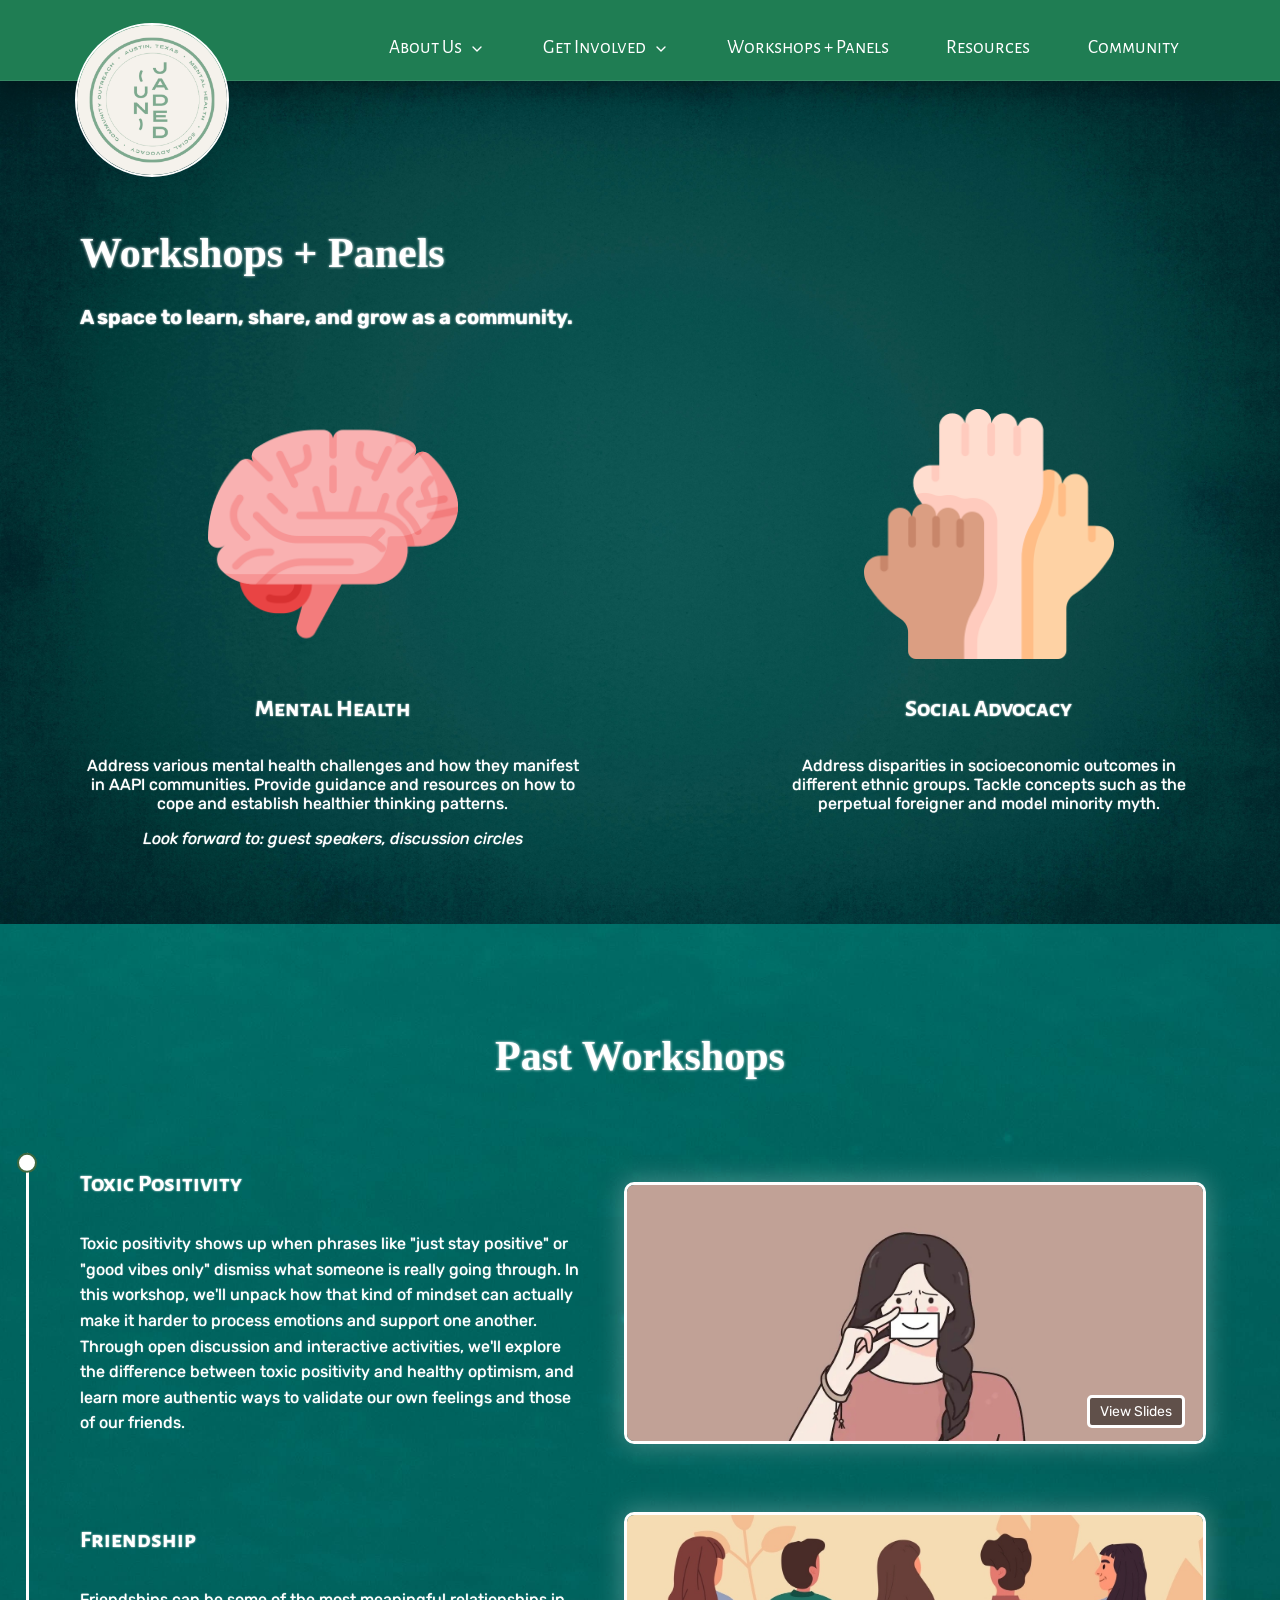
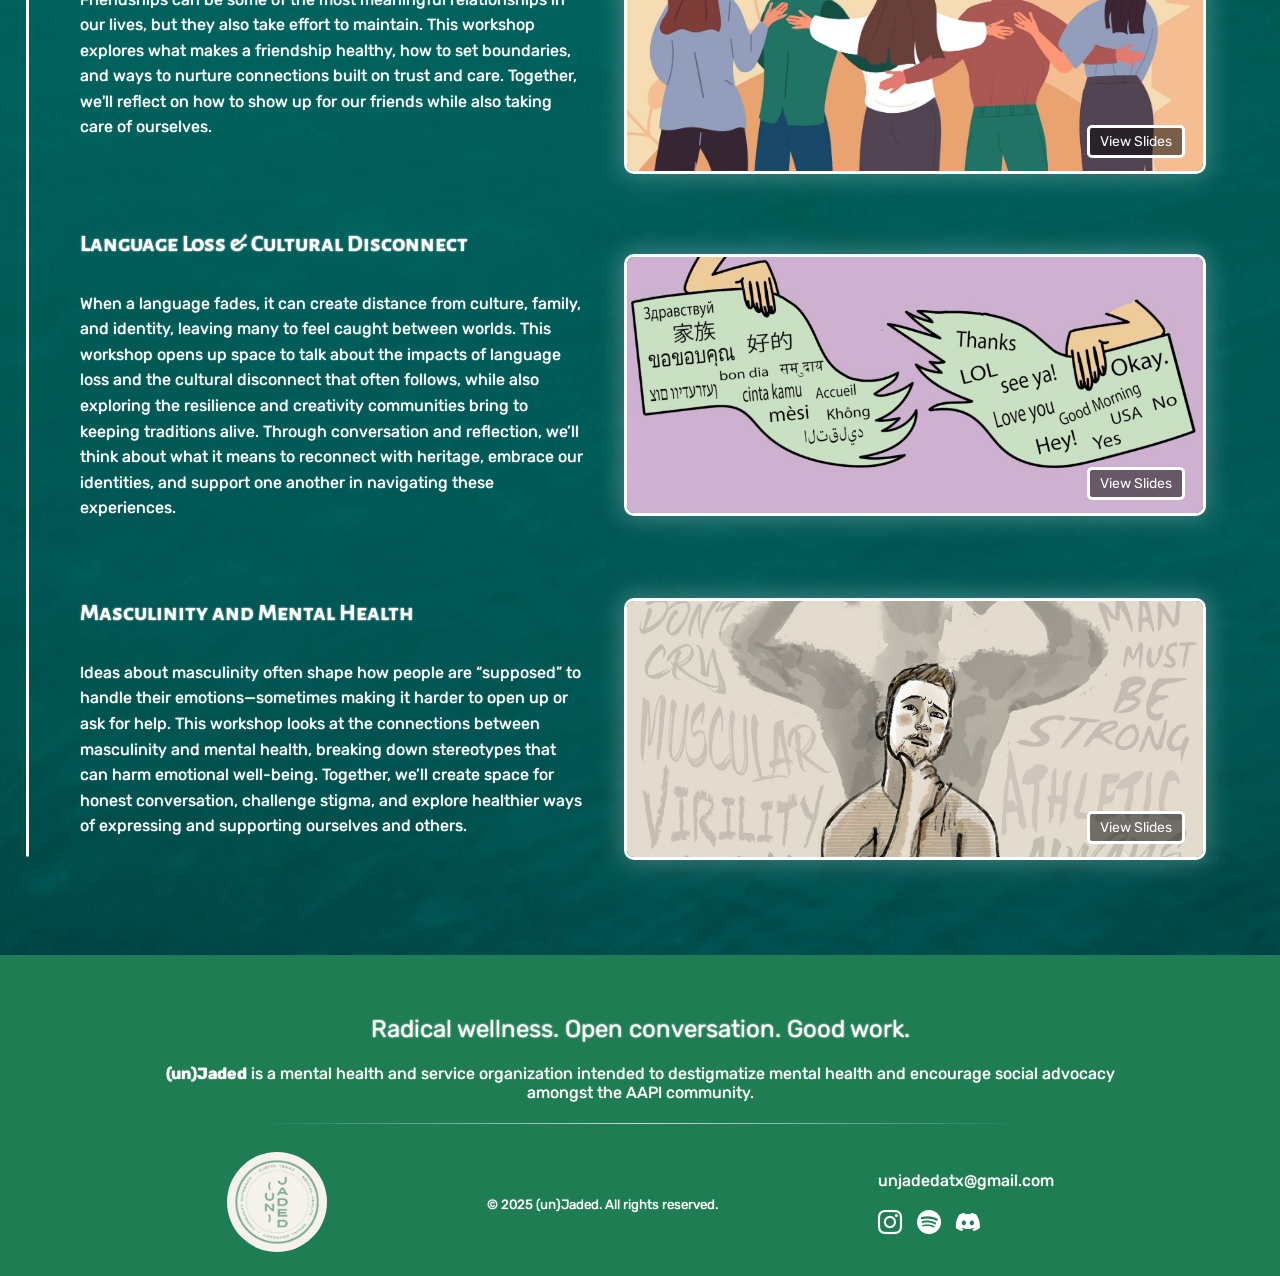
<file: workshops-panels.html>
<!DOCTYPE html>
<html lang="en">
<head>
  <meta charset="UTF-8">
  <meta name="viewport" content="width=device-width, initial-scale=1.0">
  <title>Workshops + Panels | (un)Jaded</title>
  <link rel="icon" type="image/x-icon" href="assets/UJ-logo/uj-icon.ico">

  <link href="https://fonts.cdnfonts.com/css/turnpike" rel="stylesheet">
  <link href="https://fonts.cdnfonts.com/css/ts-block" rel="stylesheet">
  <link rel="preconnect" href="https://fonts.googleapis.com">
  <link rel="preconnect" href="https://fonts.gstatic.com" crossorigin>
  <link
    href="https://fonts.googleapis.com/css2?family=Alegreya+Sans+SC:ital,wght@0,100;0,300;0,400;0,500;0,700;0,800;0,900;1,100;1,300;1,400;1,500;1,700;1,800;1,900&family=Public+Sans:ital,wght@0,100..900;1,100..900&family=Rubik:ital,wght@0,300..900;1,300..900&display=swap"
    rel="stylesheet">

  <link rel="stylesheet" href="https://cdn.jsdelivr.net/npm/bootstrap-icons@1.13.1/font/bootstrap-icons.min.css">
  <link href="src/styles/common.css" rel="stylesheet" type="text/css">
  <link href="src/styles/workshops-panels-styles.css" rel="stylesheet" type="text/css"/>
</head>
<body>

<!-- Navbar -->
<header id="nav">
  <nav class="navbar">
    <a href="index.html" class="fade-in-fixed">
      <img src="assets/UJ-logo/icon-white.PNG" alt="UJ Logo" class="logo">
    </a>
    <div class="nav-links fade-in-on-load">
      <div class="dropdown">
        <button class="dropbtn">
          About Us
          <svg class="arrow" width="16" height="16" viewBox="0 0 24 24" fill="none" stroke="white" stroke-width="2"
               stroke-linecap="round" stroke-linejoin="round">
            <path d="M6 9l6 6 6-6"/>
          </svg>
        </button>
        <div class="dropdown-content">
          <a href="what-is-UJ.html">What is UJ?</a>
          <a href="current-directors.html">Current Directors</a>
        </div>
      </div>
      <div class="dropdown">
        <button class="dropbtn">
          Get Involved
          <svg class="arrow" width="16" height="16" viewBox="0 0 24 24" fill="none" stroke="white" stroke-width="2"
               stroke-linecap="round" stroke-linejoin="round">
            <path d="M6 9l6 6 6-6"/>
          </svg>
        </button>
        <div class="dropdown-content">
          <a href="join-UJ.html">Join UJ</a>
          <a href="family-jewels.html">Family Jewels</a>
          <a href="calendar.html">Calendar</a>
        </div>
      </div>
      <a href="./workshops-panels.html" class="no-drop">Workshops + Panels</a>
      <a href="resources.html" class="no-drop">Resources</a>
      <a href="community.html" class="no-drop">Community</a>
    </div>

    <!-- Small screens -->
    <div class="hamburger-wrapper">
      <div class="hamburger" onclick="toggleMenu()">
        <div></div>
        <div></div>
        <div></div>
      </div>
      <div id="sideMenu" class="side-menu">
        <div class="menu-separator"></div>
        <ul>
          <li class="hamburger-dropdown">
            <a href="#" onclick="toggleHamburgerDropdown(event)">
              About Us
              <svg class="arrow" width="16" height="16" viewBox="0 0 24 24" fill="none" stroke="white" stroke-width="2"
                   stroke-linecap="round" stroke-linejoin="round">
                <path d="M6 9l6 6 6-6"/>
              </svg>
            </a>
            <ul class="hamburger-submenu">
              <li class="ham-sub-link"><a href="what-is-UJ.html">What is UJ?</a></li>
              <li class="ham-sub-link"><a href="current-directors.html">Current Directors</a></li>
            </ul>
          </li>
          <li class="hamburger-dropdown">
            <a href="#" onclick="toggleHamburgerDropdown(event)">
              Get Involved
              <svg class="arrow" width="16" height="16" viewBox="0 0 24 24" fill="none" stroke="white" stroke-width="2"
                   stroke-linecap="round" stroke-linejoin="round">
                <path d="M6 9l6 6 6-6"/>
              </svg>
            </a>
            <ul class="hamburger-submenu">
              <li class="ham-sub-link"><a href="join-UJ.html">Join UJ</a></li>
              <li class="ham-sub-link"><a href="family-jewels.html">Family Jewels</a></li>
              <li class="ham-sub-link"><a href="calendar.html">Calendar</a></li>
            </ul>
          </li>
          <li class="hamburger-link"><a href="./workshops-panels.html">Workshops + Panels</a></li>
          <li class="hamburger-link"><a href="resources.html">Resources</a></li>
          <li class="hamburger-link"><a href="community.html">Community</a></li>
        </ul>
      </div>
      <div id="menuOverlay" class="menu-overlay"></div>
    </div>
  </nav>
</header>

<!-- Workshops + Panels -->
<div class="workshops-panels-section fade-in-on-load">
  <div class="wp-section">
    <h1>Workshops + Panels</h1>
    <h3>A space to learn, share, and grow as a community.</h3>
    <div class="box-container">
      <div class="description-box">
        <img src="assets/icons/brain.png" alt="brain">
        <h4>Mental Health</h4>
        <p>Address various mental health challenges and how they manifest in AAPI communities. Provide guidance and
          resources on how to cope and establish healthier thinking patterns.</p>
        <p><i>Look forward to: guest speakers, discussion circles</i></p>
      </div>
      <div class="description-box">
        <img src="assets/icons/fists.png" alt="fist">
        <h4>Social Advocacy</h4>
        <p>Address disparities in socioeconomic outcomes in different ethnic groups. Tackle concepts such as the
          perpetual foreigner and model minority myth.</p>
      </div>
    </div>
  </div>
  <div class="past-workshops-section">
    <h1>Past Workshops</h1>
    <div class="timeline-line">
      <div class="timeline-circle"></div>
    </div>
    <div class="workshops-container">
      <div class="workshop" id="workshop-1">
        <div class="workshop-info">
          <h4 class="workshop-title">Toxic Positivity</h4>
          <p>Toxic positivity shows up when phrases like "just stay positive" or "good vibes only" dismiss what someone
            is really going through. In this workshop, we'll unpack how that kind of mindset can actually make it harder
            to process emotions and support one another. Through open discussion and interactive activities, we'll
            explore the difference between toxic positivity and healthy optimism, and learn more authentic ways to
            validate our own feelings and those of our friends.</p>
        </div>
        <div class="workshop-image">
          <img
            src="assets/workshop/toxic-positivity.jpeg"
            alt="girl holding paper with smiley drawn on it over mouth">
          <a href="https://docs.google.com/presentation/d/1P9_xy9wh1uazgGhsktEtXE1f2_7zYtH08w8_O5K3aqU/edit?usp=sharing"
             class="view-slides-button" target="_blank">View Slides</a>
        </div>
      </div>
      <div class="workshop" id="workshop-2">
        <div class="workshop-info">
          <h4 class="workshop-title">Friendship</h4>
          <p>Friendships can be some of the most meaningful relationships in our lives, but they also take effort to
            maintain. This workshop explores what makes a friendship healthy, how to set boundaries, and ways to nurture
            connections built on trust and care. Together, we'll reflect on how to show up for our friends while also
            taking care of ourselves.</p>
        </div>
        <div class="workshop-image">
          <img
            src="assets/workshop/friendship.jpeg"
            alt="a group of friends hugging">
          <a href="https://docs.google.com/presentation/d/1usxWSCVIWbSFu0ffYK_yxdv20Kjxce7AomzJDpgixuw/edit?usp=sharing"
             class="view-slides-button" target="_blank">View Slides</a>
        </div>
      </div>
      <div class="workshop" id="workshop-3">
        <div class="workshop-info">
          <h4 class="workshop-title">Language Loss & Cultural Disconnect</h4>
          <p>When a language fades, it can create distance from culture, family, and identity, leaving many to feel
            caught between worlds. This workshop opens up space to talk about the impacts of language loss and the
            cultural disconnect that often follows, while also exploring the resilience and creativity communities bring
            to keeping traditions alive. Through conversation and reflection, we’ll think about what it means to
            reconnect with heritage, embrace our identities, and support one another in navigating these
            experiences.</p>
        </div>
        <div class="workshop-image">
          <img
            src="assets/workshop/language.jpeg"
            alt="a group of friends hugging">
          <a href="https://docs.google.com/presentation/d/1p3jnyTK8YP3ufrFetX6rcmwZO50_8WzRd1_cMJMcSG0/edit?usp=sharing"
             class="view-slides-button" target="_blank">View Slides</a>
        </div>
      </div>
      <div class="workshop" id="workshop-4">
        <div class="workshop-info">
          <h4 class="workshop-title">Masculinity and Mental Health</h4>
          <p>Ideas about masculinity often shape how people are “supposed” to handle their emotions—sometimes making it
            harder to open up or ask for help. This workshop looks at the connections between masculinity and mental
            health, breaking down stereotypes that can harm emotional well-being. Together, we’ll create space for
            honest
            conversation, challenge stigma, and explore healthier ways of expressing and supporting ourselves and
            others.</p>
        </div>
        <div class="workshop-image">
          <img
            src="assets/workshop/masculinity.jpeg"
            alt="a group of friends hugging">
          <a href="https://docs.google.com/presentation/d/1pjiXbAhdxkAzfLAZW9R4eWuWkoDa841aJvZ-P_GThtA/edit?usp=sharing"
             class="view-slides-button" target="_blank">View Slides</a>
        </div>
      </div>
    </div>

    <!-- Small screens -->
    <div class="workshops-container-sm">
      <div class="workshop-sm" id="workshop-1-sm">
        <h4 class="workshop-title">Toxic Positivity</h4>
        <p>Toxic positivity shows up when phrases like "just stay positive" or "good vibes only" dismiss what someone
          is really going through. In this workshop, we'll unpack how that kind of mindset can actually make it harder
          to process emotions and support one another. Through open discussion and interactive activities, we'll
          explore the difference between toxic positivity and healthy optimism, and learn more authentic ways to
          validate our own feelings and those of our friends.</p>
        <a href="https://docs.google.com/presentation/d/1P9_xy9wh1uazgGhsktEtXE1f2_7zYtH08w8_O5K3aqU/edit?usp=sharing"
           class="view-slides-button" target="_blank">View Slides</a>
      </div>
      <div class="workshop-sm" id="workshop-2-sm">
        <h4 class="workshop-title">Friendship</h4>
        <p>Friendships can be some of the most meaningful relationships in our lives, but they also take effort to
          maintain. This workshop explores what makes a friendship healthy, how to set boundaries, and ways to nurture
          connections built on trust and care. Together, we'll reflect on how to show up for our friends while also
          taking care of ourselves.</p>
        <a href="https://docs.google.com/presentation/d/1usxWSCVIWbSFu0ffYK_yxdv20Kjxce7AomzJDpgixuw/edit?usp=sharing"
           class="view-slides-button" target="_blank">View Slides</a>
      </div>
      <div class="workshop-sm" id="workshop-3-sm">
        <h4 class="workshop-title">Language Loss & Cultural Disconnect</h4>
        <p>When a language fades, it can create distance from culture, family, and identity, leaving many to feel
          caught between worlds. This workshop opens up space to talk about the impacts of language loss and the
          cultural disconnect that often follows, while also exploring the resilience and creativity communities bring
          to keeping traditions alive. Through conversation and reflection, we’ll think about what it means to
          reconnect with heritage, embrace our identities, and support one another in navigating these
          experiences.</p>
        <a href="https://docs.google.com/presentation/d/1p3jnyTK8YP3ufrFetX6rcmwZO50_8WzRd1_cMJMcSG0/edit?usp=sharing"
           class="view-slides-button" target="_blank">View Slides</a>
      </div>
      <div class="workshop-sm" id="workshop-4-sm">
        <h4 class="workshop-title">Masculinity and Mental Health</h4>
        <p>Ideas about masculinity often shape how people are “supposed” to handle their emotions—sometimes making it
          harder to open up or ask for help. This workshop looks at the connections between masculinity and mental
          health, breaking down stereotypes that can harm emotional well-being. Together, we’ll create space for honest
          conversation, challenge stigma, and explore healthier ways of expressing and supporting ourselves and
          others.</p>
        <a href="https://docs.google.com/presentation/d/1p3jnyTK8YP3ufrFetX6rcmwZO50_8WzRd1_cMJMcSG0/edit?usp=sharing"
           class="view-slides-button" target="_blank">View Slides</a>
      </div>
    </div>
  </div>
</div>

<footer class="fade-in-on-load">
  <h2>Radical wellness. Open conversation. Good work.</h2>
  <h4><b>(un)Jaded</b> is a mental health and service organization intended to destigmatize mental health and encourage
    social
    advocacy amongst the AAPI community.</h4>
  <hr>
  <div class="footer-container">
    <a href="index.html">
      <img src="assets/UJ-logo/icon-white.PNG" alt="(un)Jaded logo">
    </a>
    <small class="copyright">&copy; 2025 (un)Jaded. All rights reserved.</small>
    <div class="contact-container">
      <a href="mailto:unjadedatx@gmail.com" class="email">unjadedatx@gmail.com</a>
      <div class="social-icons">
        <a href="https://instagram.com/unjadedatx?igshid=MmIzYWVlNDQ5Yg==" target="_blank"><i
          class="bi bi-instagram"></i></a>
        <a href="https://open.spotify.com/user/lnje5o1t7q1b5ejgd8rz0ab7b?si=01fbfd8ecbea45c6" target="_blank"><i
          class="bi bi-spotify"></i></a>
        <a href="https://discord.gg/yJpvETWu" target="_blank"><i class="bi bi-discord"></i></a>
      </div>
    </div>
  </div>
  <small class="copyright-sm">&copy; 2025 (un)Jaded. All rights reserved.</small>
</footer>

<div id="page-transition" class="active"></div>
<script src="src/scripts/transitions.js"></script>
<script src="src/scripts/nav-behavior.js"></script>
<script src="src/scripts/timeline-behavior.js"></script>
</body>
</html>
</file>
<file: src/styles/common.css>
::-webkit-scrollbar {
    width: 5px;
    background-color: #16423C;
}

::-webkit-scrollbar-thumb {
    background-color: #6A9C89;
    border-radius: 6px;
}

::-webkit-scrollbar-thumb {
    background-color: #6A9C89;
    border: 4px solid transparent;
    border-radius: 8px;
    background-clip: padding-box;
}

::-webkit-scrollbar {
    width: 16px;
}

html {
    font-size: 16px;
}

@media (max-width: 768px) {
    html {
        font-size: 14px;
    }

    html, body {
        margin: 0;
        padding: 0;
        overflow: hidden;
        max-width: 100%;
        box-sizing: border-box;
    }

    *, *::before, *::after {
        box-sizing: inherit;
    }
}

body {
    margin: 0;
    padding: 0;
    background-color: #1F7D53;
    height: 100%;
    max-height: 100dvh;
    overflow: hidden;
}

.navbar {
    display: flex;
    align-items: center;
    justify-content: center;
    background-color: #1F7D53;
    height: 60px;
    padding: 10px;
    position: relative;
    z-index: 1000;
    box-shadow: 0 8px 20px rgba(0, 0, 0, 0.25);
    border-bottom: 1px solid rgba(255, 255, 255, 0.1);
    overflow: visible;
}

/* Navigation bar for larger screens */
@media (min-width: 769px) {
    .hamburger,
    .side-menu,
    .menu-overlay {
        display: none;
    }

    .logo {
        position: absolute;
        top: 125%;
        left: 75px;
        transform: translateY(-50%);
        width: 150px;
        height: 150px;
        border-radius: 50%;
        border: 2px solid white;
        background: white;
        object-fit: cover;
        z-index: 101;
        transition: box-shadow 0.6s ease-in-out, transform 0.4s ease-in-out;

        @media (orientation: portrait) {
            top: 110%;
            left: 60px;
            width: 100px;
            height: 100px;
        }
    }

    .nav-links {
        display: flex;
        gap: 2vw;
        list-style: none;
        padding-top: 15px;
        justify-content: center;
        flex: 1;
        margin-left: 20vw;
    }

    .navbar a {
        float: left;
        font-size: 1.5vw;
        font-family: "Alegreya Sans SC", serif;
        color: white;
        text-align: center;
        padding: 14px 16px;
        text-decoration: none;

        @media (orientation: portrait) {
            font-size: 1.75vw;
        }
    }

    .navbar .dropbtn,
    .navbar .no-drop {
        position: relative;
        overflow: hidden;
    }

    .navbar .dropbtn::after,
    .navbar .no-drop::after {
        content: '';
        position: absolute;
        left: 0;
        bottom: 10px;
        width: 0;
        height: 1.5px;
        background-color: white;
        transition: width 0.3s ease;
    }

    .dropdown {
        float: left;
        overflow: hidden;
    }

    .dropdown .dropbtn {
        font-size: 1.5vw;
        font-family: "Alegreya Sans SC", serif;
        border: none;
        outline: none;
        color: white;
        padding: 14px 16px;
        background-color: inherit;
        margin: 0;
        position: relative;
        overflow: hidden;

        @media (orientation: portrait) {
            font-size: 1.75vw;
        }
    }

    .dropdown-content {
        display: block;
        opacity: 0;
        position: absolute;
        background-color: #7da98e;
        min-width: 160px;
        box-shadow: 0 8px 16px 0 rgba(0, 0, 0, 0.2);
        z-index: 50;
        border-radius: 10px;
        transform: rotateX(-90deg);
        transform-origin: top;
        transition: transform 0.3s ease, opacity 0.3s ease;
    }

    .dropdown-content a {
        font-size: 1vw;
        font-family: "Public Sans", serif;
        font-weight: normal;
        float: none;
        color: white;
        text-decoration: none;
        display: block;
        text-align: left;
        padding: 12px 16px 12px 20px;
        transition: all 0.2s ease;
    }

    @media (hover: hover) {
        .dropdown-content a::before {
            content: '𖥧';
            font-size: 1vw;
            position: absolute;
            left: 6.5px;
            opacity: 0;
            transform: translateX(-5px);
            transition: opacity 0.2s ease, transform 0.2s ease;
        }
    }

    .navbar .dropdown:hover .dropbtn::after,
    .navbar .no-drop:hover::after {
        width: 100%;
    }

    .navbar a:hover, .dropdown:hover .dropbtn {
        cursor: pointer;
    }

    .dropdown-content a:hover::before {
        opacity: 1;
        transform: translateY(-9.75%) translateX(0);
    }

    .dropdown:hover .dropdown-content {
        opacity: 1;
        transform: rotateX(0deg);
        pointer-events: auto;
    }

    .dropdown .arrow {
        display: inline-block;
        margin-left: 0.25rem;
        transition: transform 0.3s ease;
        transform-origin: center;
        vertical-align: middle;
    }

    .dropdown:hover .arrow {
        transform: rotate(-180deg);
    }

    /* Large touchscreens */
    @media (hover: none) and (min-width: 769px) {
        .dropdown:hover .dropdown-content {
            opacity: 0;
            transform: rotateX(-90deg);
            pointer-events: none;
        }

        .dropdown:hover .arrow {
            transform: rotate(0deg);
        }

        .navbar .dropdown:hover .dropbtn::after,
        .navbar .no-drop:hover::after {
            width: 0;
        }
    }

    .dropdown.open .dropdown-content {
        opacity: 1;
        transform: rotateX(0deg);
        pointer-events: auto;
    }

    .dropdown.open .arrow {
        transform: rotate(-180deg);
    }
}

@media (hover: hover) {
    .logo:hover {
        box-shadow: 0 0 8px 3px rgba(255, 255, 255, 0.25);
        transform: translateY(-50%) scale(1.02);
        cursor: pointer;
    }
}

/* Hamburger menu for small screens */
@media (max-width: 768px) {
    .nav-links {
        display: none;
    }

    .logo {
        position: absolute;
        top: 50%;
        left: 35px;
        width: 80px;
        height: 80px;
        border-radius: 50%;
        border: 2px solid white;
        background: white;
        object-fit: cover;
        z-index: 101;
    }

    .hamburger {
        display: flex;
        flex-direction: column;
        justify-content: space-between;
        width: 24px;
        height: 18px;
        position: absolute;
        top: 20px;
        right: 20px;
        cursor: pointer;
        z-index: 1001;
    }

    .hamburger div {
        width: 100%;
        height: 2px;
        background-color: white;
        border-radius: 2px;
        transition: all 0.3s ease;
    }

    .hamburger.open div:nth-child(1) {
        transform: translateY(8px) rotate(45deg);
    }

    .hamburger.open div:nth-child(2) {
        opacity: 0;
    }

    .hamburger.open div:nth-child(3) {
        transform: translateY(-8px) rotate(-45deg);
    }

    .menu-separator {
        height: 1px;
        background-color: rgba(255, 255, 255, 0.3);
        width: 100%;
        margin-bottom: 1.5rem;
    }

    .side-menu {
        position: fixed;
        top: 0;
        right: 0;
        width: 300px;
        height: 100vh;
        background-color: #1F7D53;
        box-shadow: -3px 0 10px rgba(0, 0, 0, 0.3);
        z-index: 1000;
        padding: 80px 20px 20px 20px;
        color: white;
        transform: translateX(100%);
        transition: transform 0.3s ease, visibility 0s linear 0.3s;
        visibility: hidden;
        pointer-events: none;
    }

    .side-menu.show {
        transform: translateX(0);
        visibility: visible;
        pointer-events: auto;
        transition: transform 0.3s ease;
    }

    .side-menu ul {
        list-style: none;
        padding: 0;
        margin: 0;
        display: flex;
        flex-direction: column;
        gap: 1rem;
    }

    .side-menu li {
        text-align: left;
    }

    .side-menu li a {
        display: block;
        font-size: 1.1rem;
        font-weight: 500;
        color: white;
        text-decoration: none;
        padding: 0.5rem 0;
    }

    .menu-overlay {
        position: fixed;
        top: 0;
        left: 0;
        width: 100%;
        height: 100vh;
        background-color: rgba(0, 0, 0, 0.5);
        z-index: 999;
        opacity: 0;
        pointer-events: none;
        transition: opacity 0.3s ease;
    }

    .menu-overlay.show {
        opacity: 1;
        pointer-events: all;
    }

    /* Dropdowns */
    .side-menu .hamburger-dropdown > a,
    .side-menu .hamburger-link > a {
        font-size: 1.5rem;
        font-family: "Alegreya Sans SC", serif;
    }

    .side-menu .ham-sub-link > a {
        font-size: 1rem;
        font-family: "Public Sans", serif;
    }

    .hamburger-dropdown > a {
        display: flex;
        justify-content: space-between;
        align-items: center;
        color: white;
        text-decoration: none;
        padding: 0.5rem 0;
    }

    .side-menu .hamburger-dropdown .hamburger-submenu {
        max-height: 0;
        overflow: hidden;
        flex-direction: column;
        gap: 0.75rem;
        padding-left: 1rem;
        transition: max-height 0.3s ease, padding 0.3s ease;
    }

    .side-menu .hamburger-dropdown.open .hamburger-submenu {
        max-height: 500px;
        padding-top: 0.5rem;
    }

    .side-menu .hamburger-dropdown > a .arrow {
        display: inline-block;
        margin-left: 0.25rem;
        transition: transform 0.3s ease;
        transform-origin: center;
        vertical-align: middle;
    }

    .side-menu .hamburger-dropdown.open > a .arrow {
        transform: rotate(-180deg);
    }
}

/* Fade in on page load */
.fade-in-on-load {
    opacity: 0;
    transform: translateY(20px);
    transition: opacity 1s ease, transform 1s ease;
}

.fade-in-on-load.visible {
    opacity: 1;
    transform: translateY(0);
}

.fade-in-fixed {
    opacity: 0;
    transition: opacity 1s ease;
}

.fade-in-fixed.visible {
    opacity: 1;
}

#page-transition {
    position: fixed;
    top: 0;
    left: 0;
    width: 100vw;
    height: 100vh;
    background-color: #1F7D53;
    pointer-events: none;
    z-index: 9999;
    opacity: 1;
    transition: opacity 0.5s ease;
}

#page-transition.active {
    opacity: 1;
}

#page-transition:not(.active) {
    opacity: 0;
}

/* Footer */
footer {
    background-color: #1F7D53;
    color: white;
    height: auto;
    padding: 40px 40px 20px;
    text-align: center;
}

footer h2 {
    font-size: 24px;
    font-family: "Rubik", sans-serif;
    font-weight: normal;
    text-shadow: 0 0 2px white;
}

footer h4 {
    font-size: 16px;
    font-family: "Rubik", sans-serif;
    font-weight: normal;
    text-shadow: 0 0 1px white;
    padding: 0 100px;
}

footer hr {
    display: block;
    opacity: 100%;
    border: 0;
    height: 1px;
    width: 60vw;
    background-image: linear-gradient(to right, rgba(255, 255, 255, 0), rgba(255, 255, 255, 0.75), rgba(255, 255, 255, 0));
}

.footer-container {
    display: flex;
    justify-content: center;
    align-items: center;
    gap: 160px;
    padding-top: 20px;
}

.footer-container img {
    width: 100px;
    height: 100px;
    border-radius: 50%;
}

.copyright {
    font-family: "Rubik", sans-serif;
    text-shadow: 0 0 1px white;
    white-space: nowrap;
}

.copyright-sm {
    display: none;
}

.contact-container {
    display: flex;
    flex-direction: column;
    gap: 10px;
}

.email {
    font-family: "Rubik", sans-serif;
    font-size: 16px;
    color: white;
    text-shadow: 0 0 1px white;
    text-decoration: none;
    margin-bottom: 10px;
}

.social-icons {
    display: flex;
    font-size: 24px;
    gap: 15px;
}

.social-icons a {
    color: white;
}

/* Footer small screens */
@media (max-width: 768px) {
    footer h2 {
        font-size: 4vw;
    }

    footer h4 {
        font-size: 3vw;
        padding: 0;
    }

    footer hr {
        width: 80vw;
    }


    .footer-container {
        gap: 60px;
        padding-top: 20px;
    }

    .footer-container img {
        width: 16vw;
        height: 16vw;
        border-radius: 50%;
    }

    .email {
        font-size: 2.5vw;
    }

    .social-icons {
        font-size: 6vw;
    }

    .copyright {
        display: none;
    }

    .copyright-sm {
        display: block;
        font-family: "Rubik", sans-serif;
        text-shadow: 0 0 1px white;
        padding-top: 40px;
        font-size: 2.5vw;
    }
}
</file>
<file: src/styles/home-styles.css>
body {
    height: 100dvh;
    min-height: 100%;
    margin: 0;
    padding: 0;
    box-sizing: border-box;
}

/* Hero section */
.hero-section {
    height: 85%;
    overflow: hidden;
    padding: 0 5vw;
    position: relative;
    background-image: url(../../assets/leaf-hero.jpg);
    background-size: cover;
    background-position: center;
    display: flex;
    flex-direction: column;
    justify-content: center;
}

.hero-text {
    position: relative;
    color: white;
}

.hero-text h1 {
    font-family: "TS Block Bold", serif;
    font-size: 4rem;
    text-shadow: 0 0 4px white;
    margin: 0;
}

.hero-text h2 {
    font-family: "Rubik", serif;
    font-size: 1.4rem;
    font-weight: lighter;
    text-shadow: 0 0 2px white;
    margin: 1.5rem 0;
}

.hero-text h3 {
    font-family: "Alegreya Sans SC", serif;
    font-weight: normal;
    font-size: 1rem;
    text-shadow: 0 0 2px white;
    letter-spacing: 1px;
    margin-bottom: 1rem;
}

.spotify {
    position: absolute;
    bottom: -25%;
    right: 1vw;
    border-width: 0;

    @media (orientation: portrait) {
        bottom: -125%;
        width: 80vw;
        left: -10px;
    }
}

@media (max-width: 768px) {
    .hero-section {
        height: auto;
        min-height: 100vh;
        display: flex;
        flex-direction: column;
        justify-content: flex-start;
        padding-top: 10vh;
        padding-bottom: 5vh;
    }

    .hero-text {
        display: flex;
        flex-direction: column;
        align-items: center;
        text-align: center;
        gap: 1rem;

        h1 {
            font-size: 10vw;
            margin-bottom: 0.5rem;
            text-shadow: 0 0 2px white;
        }

        h2 {
            font-size: 4vw;
            margin: 0.5rem 0;
            text-shadow: 0 0 1px white;
        }

        h3 {
            font-size: 3vw;
            text-shadow: 0 0 1px white;
        }
    }

    .spotify {
        height: 15dvh;
        width: 90vw;
        position: static;
        font-size: 3vw;
        align-self: center;
    }
}

/* Footer */
.description-section {
    position: absolute;
    bottom: 0;
    background-color: #1F7D53;
    padding: 0 5vw;
    max-height: 40%;
    z-index: 10;
}

.description-wrapper {
    display: grid;
    grid-template-columns: 2fr 1fr;
    align-items: flex-start;
    gap: 2rem;
    padding: 0.5rem 0;
}

.footer-description {
    font-family: 'Public Sans', sans-serif;
    font-size: 1.25rem;
    font-weight: 200;
    line-height: 1.6;
    color: white;
    max-width: 100%;
    em {
        font-style: italic;
        font-weight: bold;
    }
}

.social-links {
    display: flex;
    flex-direction: column;
    gap: 0.1rem;
    font-family: 'Public Sans', sans-serif;
    color: white;
    padding-left: 50px;
    padding-bottom: 10px;
}

.social-links h5 {
    font-family: 'Alegreya Sans SC', sans-serif;
    font-size: 0.75rem;
    letter-spacing: 1px;
    margin-bottom: 0.4rem;
    text-transform: uppercase;
}

.social-links a {
    font-size: 1rem;
    font-weight: 200;
    color: white;
    text-decoration: none;
}

.social-icons {
    display: flex;
    gap: 0.75rem;
}

.social-icons a {
    font-size: 1.25rem;
}

@media (max-width: 768px) {
    .description-wrapper {
        display: flex;
        flex-direction: column;
        align-items: center;
        text-align: center;
        gap: 0.5rem;
    }

    .footer-description,
    .social-links {
        max-width: 90%;
        margin: 0 auto;
    }

    .footer-description {
        font-size: 1rem;
        padding-top: 5px;
    }

    .social-links {
        font-size: 2vw;
        padding-left: 0;
        margin-top: 0;
    }

    .social-icons {
        justify-content: center;
        align-items: center;
    }
}

/* Splash logo */
#splash-logo {
    position: fixed;
    inset: 0;
    background-color: #1F7D53;
    display: flex;
    justify-content: center;
    align-items: center;
    z-index: 9999;
    opacity: 1;
    transition: opacity 1s ease;
    pointer-events: none;
    height: 100dvh;
    overflow: hidden;
}

#splash-logo img {
    width: 17rem;
    height: 17rem;
    border-radius: 50%;
    border: 2px solid white;
    background: white;
    object-fit: cover;
    opacity: 0;
    transform: scale(0.9);
    filter: drop-shadow(0 0 0px white);
    transition: opacity 1s ease, transform 1s ease, filter 1s ease;
}

#splash-logo.show img {
    opacity: 1;
    transform: scale(1);
    filter: blur(0) brightness(1) drop-shadow(0 0 10px rgba(255, 255, 255, 0.4));
    animation: slow-zoom 4s ease-in-out forwards;
}

@media (max-width: 768px) {
    #splash-logo img {
        width: 15rem;
        height: 15rem;
    }
}

@keyframes slow-zoom {
    from {
        transform: scale(1);
    }
    to {
        transform: scale(1.1);
    }
}
</file>
<file: src/styles/calendar-styles.css>
html, body {
    margin: 0;
    padding: 0;
    height: 100%;
    overflow-y: visible;
}

.calendar-title {
    display: flex;
    justify-content: center;
    align-items: center;
    background: linear-gradient(
            rgba(0, 0, 0, 0.3),
            rgba(0, 0, 0, 0.3)
    ),
    url(../../assets/jade-green.jpg) no-repeat center center fixed;
    height: 32dvh;
}

.calendar-container {
    background-color: #e8e5dc;
    display: flex;
    justify-content: center;
    align-items: center;
    height: auto;
}

.calendar {
    background-color: #e8e5dc;
    width: 70vw;
    height: 100vh;
    border-radius: 20px;
    border: solid 10px #2F5249;
    margin: -80px 0 40px;

    @media (orientation: portrait) {
        margin-top: 6vh;
    }
}

h1 {
    display: flex;
    justify-content: center;
    align-items: center;
    text-align: center;
    font-size: 2.5vw;
    font-family: "TS Block Bold", serif;
    color: white;
    text-shadow: 0 0 3px white;
    padding-bottom: 40px;
    margin: 0 164px;
}

/* Portrait */
@media (orientation: portrait) {
    h1 {
        font-size: 4vw;
    }

    .calendar {
        margin-top: -80px;
    }
}

/* Small screens */
@media (max-width: 768px) {
    h1 {
        font-size: 1.5rem;
        text-shadow: 0 0 1px white;
        padding: 0 10px;
        margin: 0 40px;
    }

    .calendar {
        width: 84vw;
        height: 70vh;
        margin-top: -60px;
    }
    .calendar-container {
        height: auto;
    }
}
</file>
<file: src/styles/current-directors-styles.css>
/* Current directors */
html, body {
    height: 100%;
    overflow-y: visible;
}

.directors-section {
    background: url("../../assets/painted-beige-background.jpg") no-repeat center center fixed;
    background-size: cover;
    max-width: 100vw;
    padding: 40px 40px 250px;
    height: auto;
}

h1 {
    font-family: "TS Block Bold", serif;
    font-size: 3vw;
    text-align: center;
    padding-bottom: 48px;
    color: #2F5249;
    text-shadow: 0 0 2px #2F5249;
}

.department-header-operations,
.department-header-program,
.department-header-strategy {
    padding-right: 100px;
    white-space: nowrap;

    h3 {
        font-family: "Alegreya Sans SC", serif;
        font-size: 24px;
    }

    ul {
        font-family: "Rubik", serif;
        font-size: 16px;
        font-weight: normal;
        list-style: none;
        margin-top: -16px;
        line-height: 24px;
    }

    li:before {
        content: "+";
        margin-right: 4px;
    }
}

.operations-title,
.program-title,
.strategy-title {
    display: none;
}

.directors {
    display: grid;
    grid-template-columns: repeat(6, 1fr);
    row-gap: 50px;
}

/* 4-4-4 layout */
.director-1 {
    grid-column: 2;
    grid-row: 1;
}

.director-2 {
    grid-column: 3;
    grid-row: 1;
}

.director-3 {
    grid-column: 4;
    grid-row: 1;
}

.director-4 {
    grid-column: 5;
    grid-row: 1;
}

.director-5 {
    grid-column: 2;
    grid-row: 2;
}

.director-6 {
    grid-column: 3;
    grid-row: 2;
}

.director-7 {
    grid-column: 4;
    grid-row: 2;
}

.director-8 {
    grid-column: 5;
    grid-row: 2;
}

.director-9 {
    grid-column: 2;
    grid-row: 3;
}

.director-10 {
    grid-column: 3;
    grid-row: 3;
}

.director-11 {
    grid-column: 4;
    grid-row: 3;
}

.director-12 {
    grid-column: 5;
    grid-row: 3;
}

/* Department titles */
.department-header-operations {
    grid-column: 1;
    grid-row: 1;
}

.department-header-program {
    grid-column: 1;
    grid-row: 2;
}

.department-header-strategy {
    grid-column: 1;
    grid-row: 3;
}

.director-image {
    height: 12vw;
    width: 12vw;
    border-radius: 50%;
    object-fit: cover;
    border: 2px solid #2F5249;
}

.director-1,
.director-2,
.director-3,
.director-4,
.director-5,
.director-6,
.director-7,
.director-8,
.director-9,
.director-10, 
.director-11,
.director-12 {
    font-family: "Rubik", serif;
    text-align: center;

    .name {
        font-weight: bold;
    }
}

.directors-sm {
    display: none;
}

.department-description {
    display: none;
}

/* Tooltip */
.tooltip {
    position: relative;
    display: inline-block;
    cursor: pointer;

    .tooltip-text {
        visibility: hidden;
        opacity: 0;
        width: 300px;
        background: rgba(255, 255, 255, 0.75);
        border-radius: 16px;
        box-shadow: 0 4px 30px rgba(0, 0, 0, 0.1);
        backdrop-filter: blur(5px);
        -webkit-backdrop-filter: blur(5px);
        border: 1px solid #2F5249;
        color: black;
        text-align: left;
        padding: 12px;
        top: 0;
        left: 50%;
        line-height: 1.5;
        position: absolute;
        z-index: 10;
        transform: translateX(-50%);
        transition: opacity 0.3s ease, visibility 0.3s ease;

        p {
            font-family: "Rubik", serif;
            font-size: 14px;
            text-align: center;
        }
    }

    .ruchi {
        left: 100%;
    }

    .savannah {
        left: 5%;
    }
}

.tooltip:hover .tooltip-text {
    visibility: visible;
    opacity: 1;
}

/* Medium screens */
@media (max-width: 1024px) {
    .department-header-operations,
    .department-header-program,
    .department-header-strategy {
        display: none;
    }

    .department-description {
        display: block;
    }

    .directors-section {
        min-height: calc(100vh - 60px);
        padding-bottom: 320px;
    }

    .directors {
        grid-template-columns: repeat(11, 1fr);
        row-gap: 20px;
    }

    h1 {
        font-size: 36px;
        padding-top: 20px;
    }

    h3 {
        font-family: "Alegreya Sans SC", serif;
        font-size: 32px;
        display: block;
        white-space: nowrap;
        text-align: center;
    }

    h5 {
        font-family: "Rubik", serif;
        font-size: 14px;
        text-align: center;
        font-weight: normal;
        margin-top: -16px;
    }

    .operations-title,
    .program-title,
    .strategy-title {
        em {
            font-style: normal;
            font-family: "Rubik", serif;
            font-size: 16px;
            text-align: center;
            font-weight: normal;
            margin-top: -16px;
        }
    }

    /* Directors */
    .director-1 {
        grid-column: 5;
        grid-row: 2;
    }

    .director-2 {
        grid-column: 7;
        grid-row: 2;
    }

    .director-3 {
        grid-column: 4;
        grid-row: 4;
    }

    .director-4 {
        grid-column: 6;
        grid-row: 4;
    }

    .director-5 {
        grid-column: 8;
        grid-row: 4;
    }

    .director-6 {
        grid-column: 5;
        grid-row: 6;
    }

    .director-7 {
        grid-column: 7;
        grid-row: 6;
    }

    /* Department titles */
    .operations-title {
        display: block;
        grid-column: 1 / span 12;
        grid-row: 1;
    }

    .program-title {
        display: block;
        grid-column: 1 / span 12;
        grid-row: 3;
    }

    .strategy-title {
        display: block;
        grid-column: 1 / span 12;
        grid-row: 5;
    }

    .director-image {
        height: 13vw;
        width: 13vw;
    }
}

/* Small screens */
@media (max-width: 767px) {
    .directors-section {
        padding-bottom: 50px;
    }

    .department-description {
        display: block;
    }

    .directors-sm {
        display: block;
    }

    .directors {
        display: none;
    }

    h1 {
        font-size: 24px;
        padding-top: 20px;
        text-shadow: 0 0 1px #2F5249;
    }

    h3 {
        text-align: center;
        font-weight: bold;
        font-family: "Alegreya Sans SC", serif;
        font-size: 20px;
    }

    .director-image {
        height: 100px;
        width: 100px;
    }

    .director-sm {
        font-family: "Rubik", serif;
        text-align: center;
        margin-bottom: 30px;
        position: relative;

        .name {
            font-weight: bold;
        }

        .tooltip-text {
            max-height: 0;
            opacity: 0;
            overflow: hidden;
            transition: opacity 0.3s ease, max-height 0.3s ease;
            padding: 0 12px;
            margin-top: 8px;
            font-size: 0.95rem;
            line-height: 1.4;
            background: rgba(255, 255, 255, 0.75);
            border-radius: 16px;
            box-shadow: 0 4px 30px rgba(0, 0, 0, 0.1);
            backdrop-filter: blur(5px);
            -webkit-backdrop-filter: blur(5px);
            border: 1px solid #2F5249;
        }
    }

    .director-sm.active .tooltip-text {
        max-height: 600px;
        opacity: 1;
        padding: 12px;
    }
}
</file>
<file: src/styles/family-jewels-styles.css>
html, body {
    overflow-y: visible;
    height: 100%;
}

.family-jewels-section {
    background: url("../../assets/jewels-background.jpg") no-repeat center center;
    background-size: cover;
    height: auto;
    min-height: calc(100vh - 81px);
    padding: 0 40px;
    display: flex;
    flex-direction: column;
    align-items: center;
    justify-content: center;
}

h1 {
    font-family: "TS Block Bold", serif;
    font-size: 48px;
    text-align: center;
    padding-top: 100px;
    margin-top: 0;
    margin-bottom: 16px;
    color: white;
    text-shadow: 0 0 4px white;
}

h3 {
    font-family: "Alegreya Sans SC", serif;
    font-size: 24px;
    padding-bottom: 36px;
    color: white;
    text-shadow: 0 0 3px white;
    text-align: center;
}

.card-container {
    display: flex;
    justify-content: center;
    align-items: center;
    gap: 50px;
}

.card {
    width: 20vw;
    height: 28vw;
    perspective: 1000px;
    cursor: pointer;
    border-radius: 15px;
    animation: float 3s ease-in-out infinite;
    transition: transform 0.8s;
}

.card-container .card:nth-child(1) {
    animation-duration: 3s;
    animation-delay: 0s;
}

.card-container .card:nth-child(2) {
    animation-duration: 4s;
    animation-delay: 0.4s;
}

.card-container .card:nth-child(3) {
    animation-duration: 2.5s;
    animation-delay: 0.2s;
}

.card-container .card:nth-child(4) {
    animation-duration: 3.5s;
    animation-delay: 0.3s;
}

@keyframes float {
    0%, 100% { transform: translateY(0); }
    50% { transform: translateY(-5px); }
}

.card-inner {
    position: relative;
    width: 100%;
    height: 100%;
    transition: transform 0.8s;
    transform-style: preserve-3d;
}

.card.flipped .card-inner {
    transform: rotateY(-180deg);
}

.card-front, .card-back {
    position: absolute;
    width: 100%;
    height: 100%;
    backface-visibility: hidden;
    border-radius: 15px;
    overflow: hidden;
    box-shadow: 0 0 10px rgba(255, 255, 255, 0.8);
}

.card-front img {
    width: 100%;
    height: 100%;
    object-fit: cover;
}

.card-front {
    transform: rotateY(0deg);
}

.card-back {
    background: #dadbd6;
    padding: 15px;
    box-sizing: border-box;
    transform: rotateY(180deg);
    overflow-y: auto;
    font-family: "Bentham", sans-serif;
    font-size: 1vw;

    a {
        text-decoration: none;
        font-weight: bold;
        color: #0a6636;
    }
}

.button-container {
    display: block;
    justify-content: center;
    text-align: center;
    padding: 100px 0 50px;
}

.button-container p {
    color: white;
    font-family: "Rubik", sans-serif;
    font-size: 20px;
    text-shadow: 0 0 3px white;
}

.fam-button {
    font-family: "Rubik", serif;
    font-size: 20px;
    font-weight: bold;
    text-shadow: 0 0 2px white;
    width: auto;
    height: 40px;
    white-space: nowrap;
    padding: 0 24px;
    border: white solid 2px;
    color: white;
    background: rgba(255, 255, 255, 0.2);
    border-radius: 16px;
    box-shadow: 0 0 10px rgba(255, 255, 255, 0.8);
    backdrop-filter: blur(5px);
    -webkit-backdrop-filter: blur(5px);
}

@media (hover: hover) {
    .fam-button:hover {
        cursor: pointer;
    }

    .zoom-out {
        transition: 0.5s;
    }

    .zoom-out:hover {
        transform: scale(1.05);
    }
}

/* Small screens */
@media (max-width: 768px) {
    .family-jewels-section {
        min-height: calc(100vh - 60px);
    }

    h1 {
        font-size: 40px;
        text-shadow: 0 0 3px white;
    }

    h3 {
        font-size: 24px;
        text-shadow: 0 0 2px white;
    }

    .fam-button {
        font-size: 16px;
        text-shadow: 0 0 1px white;
    }

    .button-container p{
        font-size: 16px;
    }

    .card-container {
        display: block;
    }

    .card {
        width: 250px;
        height: 350px;
        margin-bottom: 50px;
    }

    .card-front, .card-back {
        box-shadow: 0 0 5px rgba(255, 255, 255, 0.8);
    }

    .card-back {
        font-size: 12px;
    }
}
</file>
<file: src/styles/join-UJ-styles.css>
html, body {
    overflow-y: visible;
}

.join-UJ-section {
    display: flex;
    background: url("../../assets/close-up-wet-leaves.jpg") no-repeat center center;
    background-size: cover;
    height: 100dvh;
    max-height: calc(100dvh - 81px);
}

.join-us {
    display: flex;
    flex-direction: column;
    justify-content: center;
    align-items: center;
    text-align: center;
    gap: 50px;

    h1 {
        color: white;
        font-family: "TS Block Bold", serif;
        font-size: 3vw;
        margin: 0 340px;
        text-shadow: 0 0 3px white;
    }

    p {
        color: white;
        font-family: "Rubik", sans-serif;
        font-size: 1.25vw;
        margin: 0 340px;
        text-shadow: 0 0 3px white;
    }

    ul {
        font-family: "Rubik", serif;
        color: white;
        text-shadow: 0 0 2px white;
        font-size: 0.75vw;
        font-weight: normal;
        list-style: none;
        margin: -32px 350px 0 320px;
        text-align: start;
    }

    li:before {
        content: "+";
        margin-right: 4px;
    }
}

.join-us-button {
    font-family: "Rubik", serif;
    font-size: 1.3vw;
    font-weight: bold;
    width: 200px;
    height: 50px;
    border: white solid 2px;
    border-radius: 10px;
    color: #1c3623;
    background-color: white;
}

@media (hover: hover) {
    .join-us-button:hover {
        cursor: pointer;
    }

    .zoom-out {
        transition: 0.5s;
    }

    .zoom-out:hover {
        transform: scale(1.05);
    }
}

.join-left {
    width: 20%;
}

.join-right {
    width: 20%;
}

.join-left,
.join-right {
    display: inline-block;
    padding: 10px;
    text-align: center;

    img {
        display: block;
        width: 200px;
        height: auto;
        margin-bottom: 8px;
        position: absolute;
        object-fit: cover;
    }

    /* Images on sides */

    .image-container-tea {
        position: absolute;
        border: 2px solid white;
        display: inline-block;
        vertical-align: top;
        top: 20%;
        left: 3%;
        z-index: -1;
        border-radius: 5px;
    }

    .tea-image {
        height: 200px;
        width: auto;
        position: relative;
        left: 30px;
        top: 30px;
        border-radius: 5px;
    }

    .image-container-pumpkin {
        position: absolute;
        border: 2px solid white;
        display: inline-block;
        vertical-align: top;
        top: 37%;
        left: 21%;
        z-index: -1;
        border-radius: 5px;
    }

    .pumpkin-image {
        height: 200px;
        width: auto;
        position: relative;
        right: 30px;
        bottom: 30px;
        border-radius: 5px;
    }

    .image-container-dragon {
        position: absolute;
        border: 2px solid white;
        display: inline-block;
        vertical-align: top;
        top: 67%;
        left: 5%;
        z-index: -1;
        border-radius: 5px;
    }

    .dragon-image {
        height: 100px;
        width: auto;
        position: relative;
        left: 30px;
        bottom: 30px;
        border-radius: 5px;
    }

    .image-container-milk-tea {
        position: absolute;
        border: 2px solid white;
        display: inline-block;
        vertical-align: top;
        top: 52%;
        right: 3%;
        z-index: -1;
        border-radius: 5px;
    }

    .milk-tea-image {
        height: 125px;
        width: auto;
        position: relative;
        right: 30px;
        bottom: 30px;
        border-radius: 5px;
    }

    .image-container-swing {
        position: absolute;
        border: 2px solid white;
        display: inline-block;
        vertical-align: top;
        top: 57%;
        right: 21%;
        z-index: -1;
        border-radius: 5px;
    }

    .swing-image {
        height: 200px;
        width: auto;
        position: relative;
        left: 30px;
        bottom: 30px;
        border-radius: 5px;
    }

    .image-container-group {
        position: absolute;
        border: 2px solid white;
        display: inline-block;
        vertical-align: top;
        top: 12%;
        right: 10%;
        z-index: -1;
        border-radius: 5px;
    }

    .group-image {
        height: 150px;
        width: auto;
        position: relative;
        right: 30px;
        top: 30px;
        border-radius: 5px;
    }
}

@media (orientation: portrait) {
    .join-us {
        justify-content: flex-start;
        padding-top: 100px;
        gap: 32px;

        h1 {
            font-size: 4vh;
            margin: 0 32px;
            text-shadow: 0 0 2px white;
        }

        p {
            font-size: 2vh;
            text-shadow: 0 0 1px white;
            margin: 0 36px;
        }

        .join-us-button {
            font-size: 1.5vh;
        }

        ul {
            margin: 0 -50px;
            font-size: 10px;
        }
    }

    .join-right,
    .join-left {
        .image-container-dragon,
        .image-container-swing,
        .image-container-group {
            display: none;
        }

        .image-container-tea {
            top: 57%;
            left: 5%;
        }

        .tea-image {
            height: 25vh;
            width: auto;
            top: 20px;
            left: 20px;
        }

        .image-container-pumpkin {
            top: 77%;
            left: 50%;
        }

        .pumpkin-image {
            height: 18vh;
            width: auto;
            bottom: 20px;
            right: 20px;
        }

        .image-container-milk-tea {
            top: 55%;
            right: 5%;
        }

        .milk-tea-image {
            height: 15vh;
            width: auto;
            top: 20px;
            right: 20px;
        }
    }
}

/* Small screens */
@media (max-width: 768px) {
    .join-UJ-section {
        max-height: 100dvh;
    }

    .join-us {
        justify-content: flex-start;
        padding-top: 75px;
        gap: 25px;

        h1 {
            font-size: 3.5vh;
            margin: 0 32px;
            text-shadow: 0 0 2px white;
        }

        p {
            font-size: 2vh;
            text-shadow: 0 0 1px white;
            margin: 0 36px;
        }

        .join-us-button {
            font-size: 2vh;
            width: 160px;
            height: 40px;
        }

        ul {
            font-size: 8px;
            padding: 0 40px;
        }
    }

    .join-right,
    .join-left {
        .image-container-dragon,
        .image-container-swing,
        .image-container-group,
        .image-container-tea {
            display: none;
        }

        .image-container-pumpkin {
            top: 70%;
            left: 7%;
        }

        .pumpkin-image {
            height: 16vh;
            width: auto;
            top: 20px;
            left: 20px;
        }

        .image-container-milk-tea {
            top: 68%;
            right: 7%;
        }

        .milk-tea-image {
            height: 13vh;
            width: auto;
            top: 20px;
            right: 20px;
        }
    }
}
</file>
<file: src/styles/resources-styles.css>
html, body {
    margin: 0;
    padding: 0;
    height: 100%;
    overflow-y: visible;
}

.resources-section {
    background: url("../../assets/cream-background.jpg") no-repeat center center fixed;
    background-size: cover;
    max-width: 100vw;
    padding: 40px 40px;
    height: auto;
    min-height: calc(100dvh - 81px);
}

h1 {
    font-family: "TS Block Bold", serif;
    font-size: 40px;
    text-align: center;
    margin-bottom: 48px;
    color: #2F5249;
    text-shadow: 0 0 2px #2F5249;
}

.boxes-container {
    display: grid;
    grid-template-columns: repeat(2, 1fr);
    gap: 32px;
    align-items: stretch;
}

.resource-box {
    border: 4px solid #2F5249;
    padding: 20px;
    display: flex;
    align-items: flex-start;
    gap: 15px;
    background: rgba(255, 255, 255, 0.2);
    border-radius: 16px;
    box-shadow: 0 4px 30px rgba(0, 0, 0, 0.1);
    backdrop-filter: blur(5px);
    -webkit-backdrop-filter: blur(5px);
}

.resource-logo img {
    height: 120px;
    width: 120px;
    border: 3px solid #2F5249;
    border-radius: 8px;
}

.resource-content {
    font-family: "Rubik", serif;
    display: flex;
    flex-direction: column;
    flex-grow: 1;
    height: 100%;
}

.resource-content a {
    color: #0a6636;
    font-weight: bold;
    font-size: 16px;
    text-decoration: none;
}

.resource-content h3 {
    font-size: 20px;
}

.resource-content p {
    font-size: 16px;
    line-height: 24px;
    flex-grow: 1;
}

@media (hover: hover) {
    .resource-content a:hover {
        text-decoration: underline;
    }
}

/* Smaller screens */
@media (max-width: 768px) {
    html, body {
        min-height: 100%;
        overflow-y: visible;
    }

    h1 {
        font-size: 28px;
        padding-top: 16px;
        text-shadow: 0 0 1px #2F5249;
    }

    .resources-section {
        min-height: calc(100dvh - 60px);
    }

    .boxes-container {
        grid-template-columns: 1fr;
    }

    .resource-logo img {
        height: 80px;
        width: 80px;
    }

    .resource-content {
        h3 {
            font-size: 16px;
        }

        p {
            font-size: 14px;
            line-height: 20px;
        }

        a {
            font-size: 14px;
        }
    }
}

/* Small screens/portrait mode */
@media (max-width: 768px) or (orientation: portrait) {
    .resource-box {
        flex-direction: column;
        align-items: center;
        text-align: center;
    }
}
</file>
<file: src/styles/what-is-UJ-styles.css>
/* What is UJ? */
html, body {
    margin: 0;
    padding: 0;
    height: 100%;
    overflow-y: visible;
}

.what-is-UJ-section {
    background-color: #255F38;
    display: flex;
    height: calc(100vh - 81px);
    width: 100%;
}

.UJ-squiggly-divider svg {
    height: calc(100% + 1px);
    width: 10vw;
    display: block;
    position: absolute;
    left: calc(45% - 5px);
    transform: rotateY(180deg);
}

.UJ-content-left {
    color: white;
    display: flex;
    padding: 2rem;
    justify-content: center;
    align-items: center;
    width: 55%;
    background: url("../../assets/jade-green-watercolor.jpg") no-repeat center center;
    background-size: cover;
    max-height: none;
}

.UJ-info {
    text-align: center;
    margin: 0 10% -5vh 0;
    width: 75%;

    h1 {
        font-family: "TS Block Bold", serif;
        font-size: 2.5rem;
        text-shadow: 0 0 3px white;
        padding-top: 50px;
    }

    p {
        font-family: "Rubik", serif;
        font-size: 1.25rem;
        line-height: 2rem;
        text-shadow: 0 0 2px white;
    }
}

/* Founder info */
.UJ-content-right {
    width: 45%;
    padding: 2rem;
    max-height: none;
    background-color: #e8e5dc;

    h1 {
        display: none;
    }

    .founder-card {
        display: inline-block;
        padding: 10px;
        text-align: center;

        img {
            display: block;
            width: 200px;
            height: auto;
            margin-bottom: 8px;
            position: absolute;
            object-fit: cover;
            box-shadow: 10px 10px 10px rgba(0, 0, 0, 0.3);
            cursor: pointer;
        }
    }

    .founder-a {
        top: 5%;
        right: 16%;
        rotate: -3deg;
        transition: all 0.5s ease;
    }

    .founder-b {
        bottom: 12%;
        right: 3%;
        rotate: 7deg;
        transition: all 0.5s ease;
    }

    .founder-c {
        bottom: 10%;
        right: 28%;
        rotate: -5deg;
        transition: all 0.5s ease;
    }

    @media (hover: hover) {
        .founder-a:hover {
            rotate: 0deg;
            transition: all 0.5s ease;
        }

        .founder-b:hover {
            rotate: 0deg;
            transition: all 0.5s ease;
        }

        .founder-c:hover {
            rotate: 0deg;
            transition: all 0.5s ease;
        }
    }

    @media (orientation: portrait) {
        .founder-a {
            top: 5%;
            right: 17%;
        }

        .founder-b {
            bottom: 40%;
            right: 15%;
        }

        .founder-c {
            bottom: 10%;
            right: 16%;
        }
    }
}

.UJ-content-right hr {
    opacity: 0;
}

.our-values {
    height: auto;
    background-color: #e8e5dc;
    padding: 40px 100px;
    font-family: "Rubik", serif;
    margin: -1px;

    h2 {
        font-family: "TS Block Bold", serif;
        font-size: 40px;
        padding-bottom: 24px;
        font-weight: normal;
    }

    h4 {
        font-family: "Alegreya Sans SC", serif;
        color: #2F5249;
    }

    ul {
        font-size: 16px;
        font-weight: normal;
        list-style: none;
        line-height: 24px;
        margin-left: -40px;
    }

    li {
        padding-bottom: 16px;
    }

    li:before {
        content: "+";
        margin-right: 4px;
    }
}

.values-box {
    background: #e9dacf;
    padding: 10px 60px;
    border-radius: 10px;
}

.values-container {
    display: flex;
    gap: 100px;
}

@media (orientation: portrait) {
    .our-values {
        padding: 40px 80px;
    }

    .values-container {
        display: block;
    }
}

/* Small screens */
@media (max-width: 768px) {
    html, body {
        height: 100%;
        overflow-y: visible;
    }

    .what-is-UJ-section {
        flex-direction: column;
        height: auto;
        box-sizing: border-box;
    }

    .UJ-content-left {
        width: 100%;
        height: 80dvh;
        padding: 1.5rem;
        margin-top: 0;
        display: flex;
        justify-content: center;
        align-items: center;
    }

    .UJ-info {
        width: 100%;
        margin: 0;
        text-align: center;
        max-width: none;
        padding: 0 5px;

        h1 {
            text-shadow: 0 0 2px white;
        }

        p {
            font-size: 1rem;
            text-shadow: 0 0 1px white;
        }
    }

    .UJ-content-right {
        width: 100%;
        max-height: 100%;
        height: auto;
        margin-top: 0;

        .founder-card {
            img {
                position: static;
                width: 150px;
                margin: 0 auto;
            }
        }

        .founders {
            display: flex;
            flex-direction: column;
            gap: 40px;
        }

        h1 {
            font-family: "Alegreya Sans SC", serif;
            font-size: 32px;
            display: flex;
            justify-content: center;
        }
    }

    .UJ-squiggly-divider {
        display: none;
    }

    .UJ-content-right hr {
        opacity: 1;
        overflow: visible;
        padding: 0;
        border: none;
        border-top: medium double #333;
        color: #333;
        text-align: center;
    }

    .UJ-content-right hr:after {
        content: "𖡼";
        display: inline-block;
        position: relative;
        top: -0.7em;
        font-size: 1.5em;
        padding: 0 0.25em;
        background: #e8e5dc;
    }

    .our-values {
        padding: 40px;

        h2 {
            font-size: 32px;
            text-align: center;
        }
    }

    .values-container {
        display: block;
    }

    .values-box {
        padding: 10px 30px;
    }
}

/* Modal for founder info */
.modal {
    display: none;
    position: fixed;
    z-index: 1000;
    top: 0;
    left: 0;
    width: 100%;
    height: 100%;
    justify-content: center;
    align-items: center;
    padding: 1rem;
    overflow-y: auto;
}

.modal-content {
    padding: 2rem;
    max-width: 600px;
    max-height: 60dvh;
    width: 100%;
    color: #1a1a1a;
    position: relative;
    text-align: center;
    line-height: 1.6;
    opacity: 0;
    transform: translateY(-20px);
    transition: opacity 0.4s ease, transform 0.4s ease;
    overflow-y: auto;
    background: rgba(233, 218, 207, 0.9);
    border-radius: 16px;
    box-shadow: 0 10px 30px rgba(0, 0, 0, 0.1);
    backdrop-filter: blur(5px);
    -webkit-backdrop-filter: blur(5px);

    h3 {
        font-family: "Alegreya Sans SC", serif;
        font-size: 24px;
    }

    p {
        font-family: 'Public Sans', sans-serif;
    }
}

#abbyModal .modal-content {
    background-position: top;
}

#kai-linModal .modal-content {
    background-position: center;
}

#jannelModal .modal-content {
    background-position: bottom;
}

.modal.show .modal-content {
    opacity: 1;
    transform: translateY(0);
}

.close {
    position: absolute;
    top: 0.5rem;
    right: 1.5rem;
    font-size: 1.5rem;
    cursor: pointer;
    color: #333;
}

/* Modal for small screens */
@media (max-width: 768px) {
    .modal {
        padding: 0;
    }

    .modal-content {
        position: fixed;
        bottom: 0;
        left: 0;
        transform: translate(-50%, -50%);
        max-height: 100dvh;
        height: 100dvh;
        overflow-y: auto;
        width: 100%;
        border-radius: 1rem;
    }
}
</file>
<file: src/styles/workshops-panels-styles.css>
html, body {
    height: 100%;
    overflow-y: visible;
}

.wp-section {
    background: url("../../assets/green-painted-background.jpg") no-repeat center center;
    background-size: cover;
    height: auto;
    padding: 40px 80px 60px;
}

.wp-section h1 {
    font-family: "TS Block Bold", serif;
    font-size: 42px;
    padding-top: 80px;
    color: white;
    text-shadow: 0 0 3px white;
}

.wp-section h3 {
    font-family: "Rubik", serif;
    font-size: 20px;
    color: white;
    text-shadow: 0 0 2px white;
}

.box-container {
    display: flex;
    justify-content: center;
    gap: 15vw;
    padding-top: 60px;
}

.description-box {
    text-align: center;
}

.description-box img {
    width: 250px;
    height: auto;
}

.description-box h4 {
    font-family: "Alegreya Sans SC", serif;
    font-size: 24px;
    text-align: center;
    color: white;
    text-shadow: 0 0 2px white;
}

.description-box p {
    font-family: "Rubik", serif;
    font-size: 16px;
    text-align: center;
    color: white;
    text-shadow: 0 0 1px white;
}

.past-workshops-section {
    position: relative;
    background: url("../../assets/jade-green-painted.jpg") no-repeat center center;
    background-size: cover;
    height: auto;
    padding: 40px 80px;
}

.past-workshops-section h1 {
    font-family: "TS Block Bold", serif;
    font-size: 42px;
    padding: 40px 0 60px;
    color: white;
    text-shadow: 0 0 3px white;
    text-align: center;
}

.workshop {
    display: flex;
    padding-bottom: 60px;
    align-items: center;
}

.workshop-image {
    position: relative;
    width: 45vw;
    height: 20vw;
    flex-shrink: 0;
}

.workshop-image img {
    width: 100%;
    height: 100%;
    object-fit: cover;
    border: 3px solid white;
    border-radius: 10px;
    box-shadow: 0 0 25px 3px rgba(255, 255, 255, 0.25);
}

#workshop-1 img {
    object-position: top;
}

#workshop-2 img {
    object-position: top;
}

#workshop-3 img {
    object-position: center;
}

#workshop-4 img {
    object-position: center;
}

.view-slides-button {
    position: absolute;
    bottom: 10px;
    right: 15px;
    border: 3px solid white;
    border-radius: 5px;
    padding: 5px 10px;
    color: white;
    background: rgba(0, 0, 0, 0.5);
    text-decoration: none;
    font-family: "Rubik", serif;
    font-size: 14px;
}

@media (hover: hover) {
    .view-slides-button {
        transition: 0.5s;
    }

    .view-slides-button:hover {
        cursor: pointer;
        transform: scale(1.05);
    }
}

.workshop-info {
    color: white;
    padding-right: 40px;
    margin-top: -30px;
    font-family: "Rubik", serif;
}

.workshop-info h4 {
    font-family: "Alegreya Sans SC", serif;
    font-weight: bold;
    font-size: 24px;
    text-shadow: 0 0 2px white;
}

.workshop-info p {
    font-size: 16px;
    text-shadow: 0 0 1px white;
    line-height: 1.6;
}

.workshops-container-sm {
    display: none;
}

.timeline-line {
    position: absolute;
    left: 2%;
    top: 50%;
    transform: translateY(-45%);
    bottom: 0;
    width: 3px;
    height: 80%;
    background-color: white;
    border-radius: 10px;
    display: flex;
    flex-direction: column;
    align-items: center;
}

.timeline-circle {
    position: absolute;
    width: 16px;
    height: 16px;
    border-radius: 50%;
    background-color: white;
    border: 2px solid #3f683f;
    transition: top 0.5s ease-in-out;
}

/* Small screens */
@media (max-width: 768px) {
    .workshops-container {
        display: none;
    }

    .workshops-container-sm {
        display: block;
    }

    .wp-section {
        padding: 40px;
    }

    .wp-section h1 {
        font-size: 6.5vw;
        text-shadow: 0 0 2px white;
        text-align: center;
    }

    .wp-section h3 {
        font-size: 4vw;
        text-shadow: 0 0 1px white;
        text-align: center;
    }

    .box-container {
        flex-direction: column;
    }

    .description-box img {
        width: 150px;
        height: auto;
    }

    .description-box h4 {
        font-size: 5vw;
        text-shadow: 0 0 2px white;
    }

    .description-box p {
        font-size: 4vw;
        text-shadow: 0 0 1px white;
    }

    .past-workshops-section {
        padding: 20px 50px 40px;
    }

    .past-workshops-section h1 {
        font-size: 6.5vw;
        text-shadow: 0 0 2px white;
        text-align: center;
    }

    .workshops-container-sm {
        display: flex;
        flex-direction: column;
        gap: 60px;
    }

    .workshop-sm {
        border: 3px solid white;
        border-radius: 10px;
        color: white;
        font-family: "Rubik", serif;
        padding: 20px 25px;
        box-shadow: 0 0 25px 3px rgba(255, 255, 255, 0.25);
    }

    .workshop-sm h4 {
        font-size: 5vw;
        text-shadow: 0 0 1px white;
    }

    .workshop-sm p {
        font-size: 3.5vw;
        text-shadow: 0 0 1px white;
        padding-bottom: 10px;
        line-height: 1.4;
    }

    .view-slides-button {
        font-size: 3vw;
        position: relative;
        bottom: 0;
        right: 0;
    }

    #workshop-1-sm {
        background: linear-gradient(rgba(0, 0, 0, 0.7), rgba(0, 0, 0, 0.7)), url("../../assets/workshop/toxic-positivity.jpeg") no-repeat center center;
        background-size: cover;
    }

    #workshop-2-sm {
        background: linear-gradient(rgba(0, 0, 0, 0.7), rgba(0, 0, 0, 0.7)), url("../../assets/workshop/friendship.jpeg") no-repeat center center;
        background-size: cover;
    }

    #workshop-3-sm {
        background: linear-gradient(rgba(0, 0, 0, 0.7), rgba(0, 0, 0, 0.7)), url("../../assets/workshop/language.jpeg") no-repeat center center;
        background-size: cover;
    }

    #workshop-4-sm {
        background: linear-gradient(rgba(0, 0, 0, 0.7), rgba(0, 0, 0, 0.7)), url("../../assets/workshop/masculinity.jpeg") no-repeat center center;
        background-size: cover;
    }
}

@media (orientation: portrait) {
    .timeline-line {
        left: 3.5%;
        height: 86%;
        transform: translateY(-44%);
    }
}
</file>
